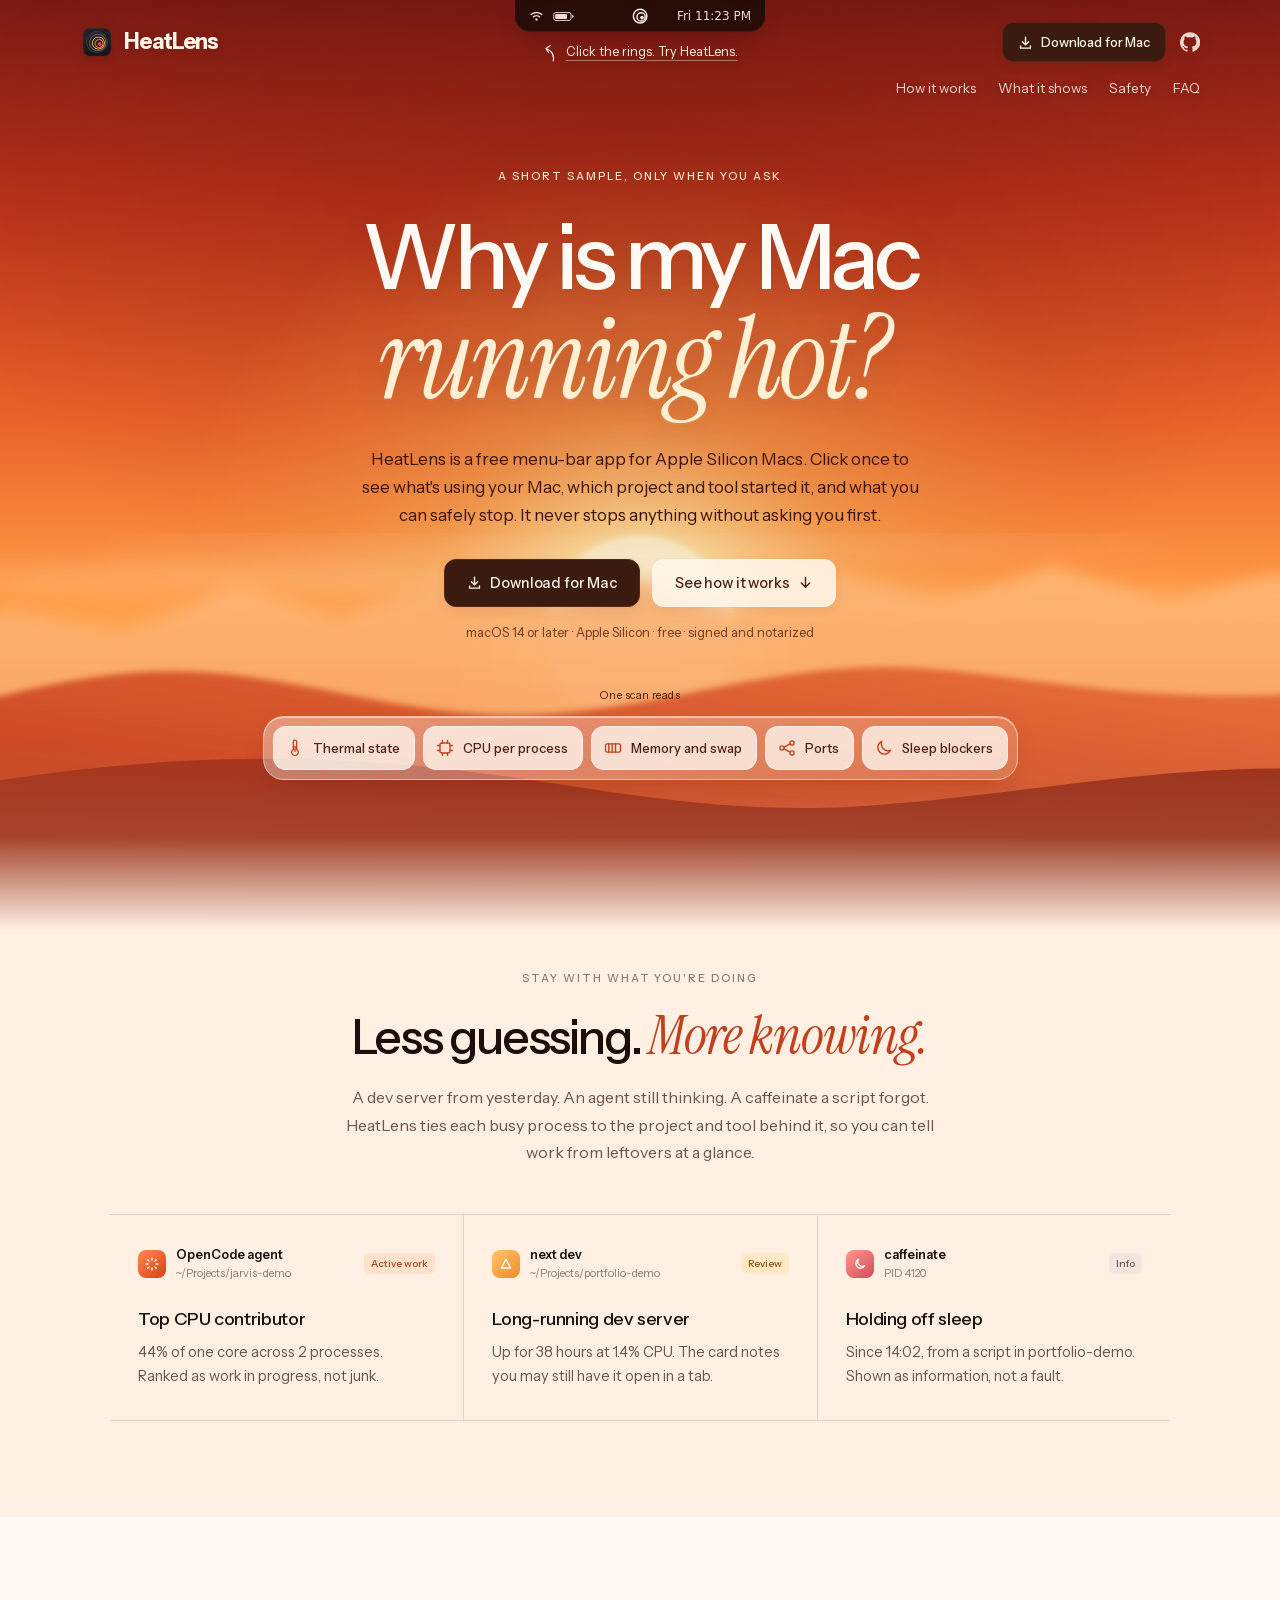
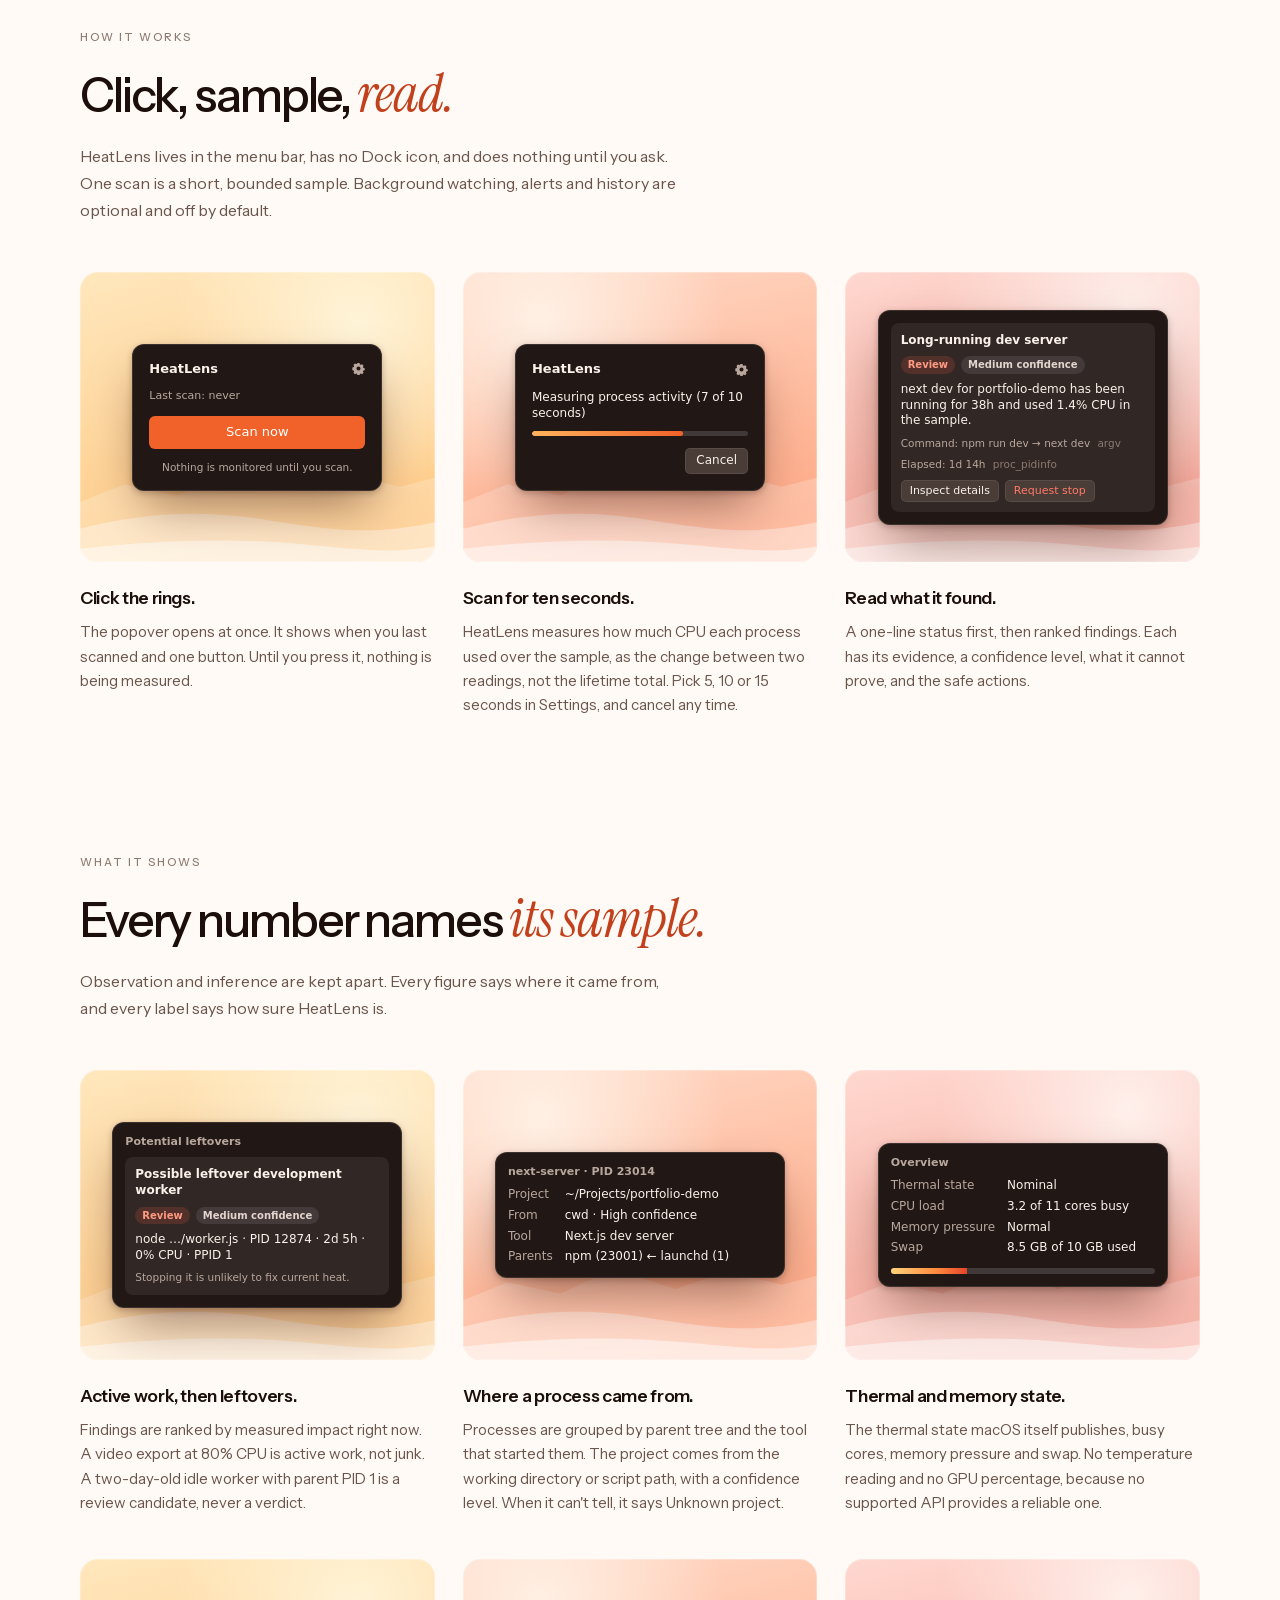
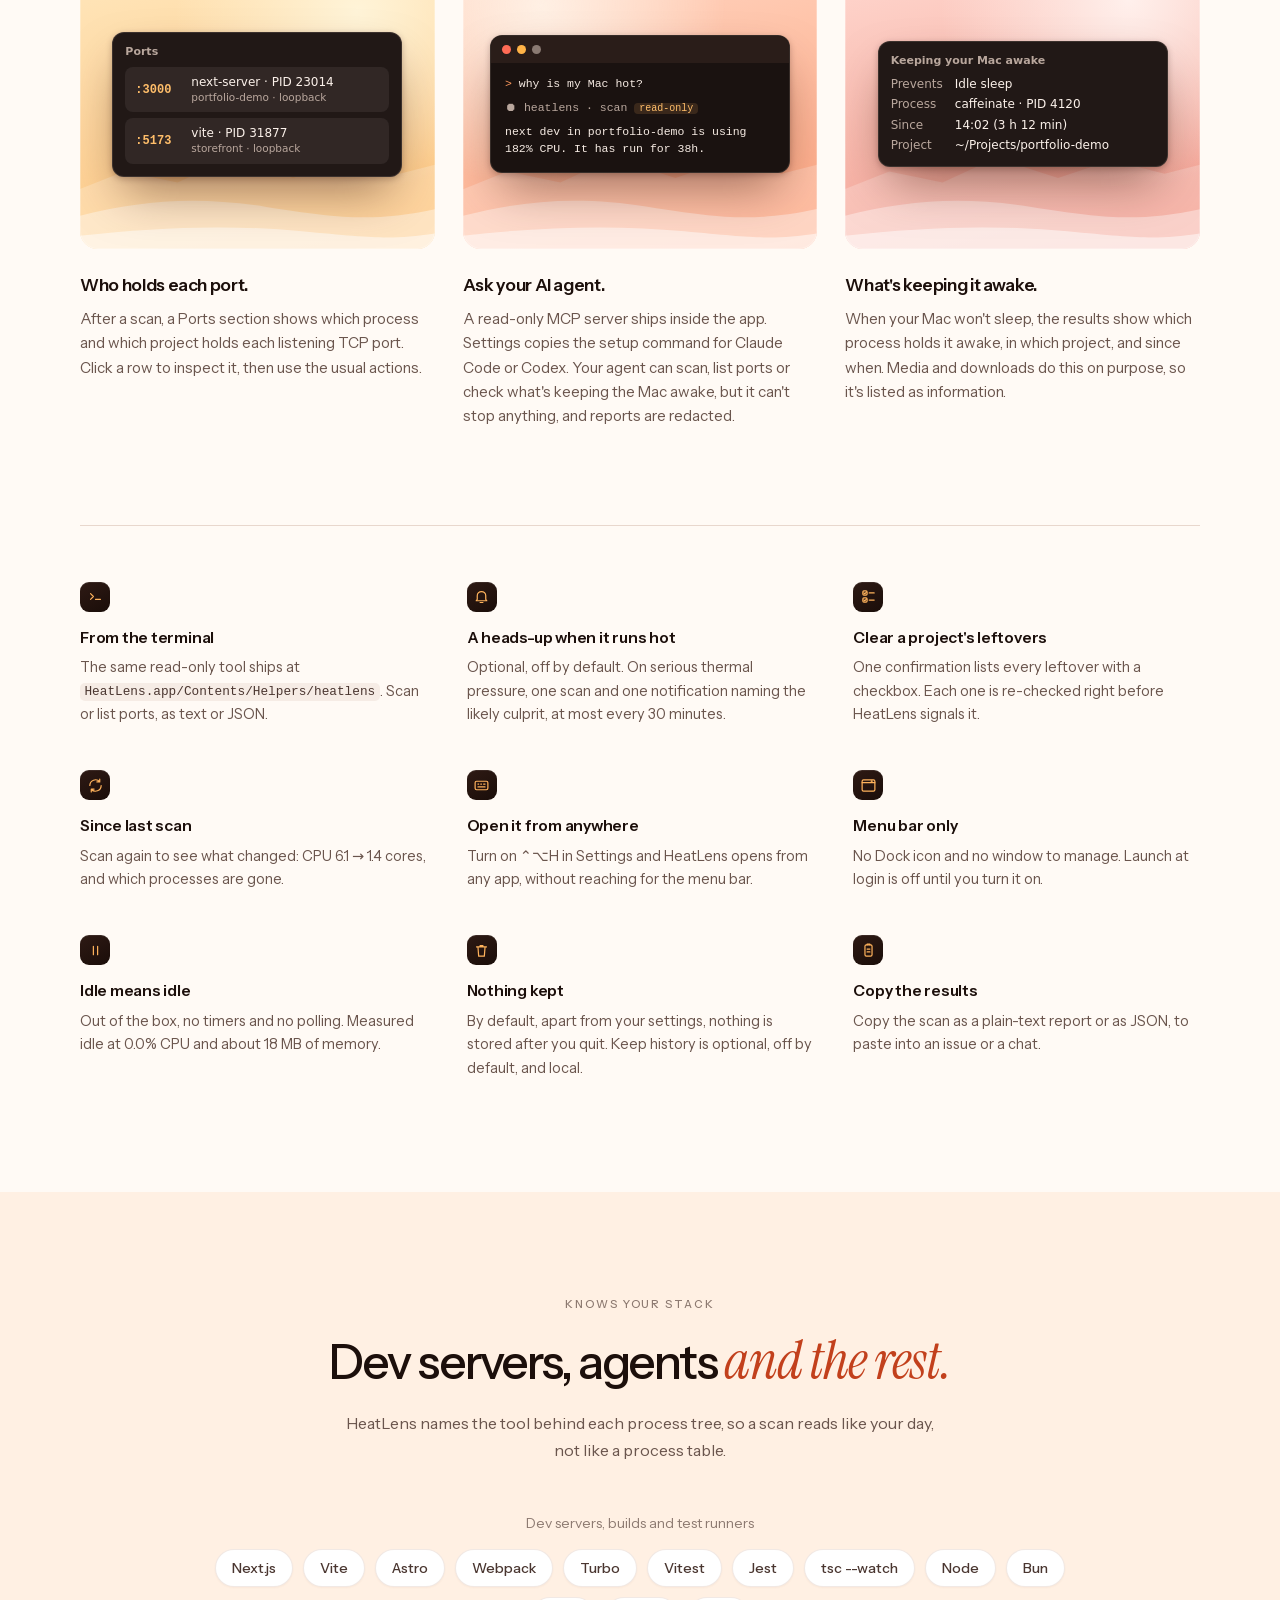
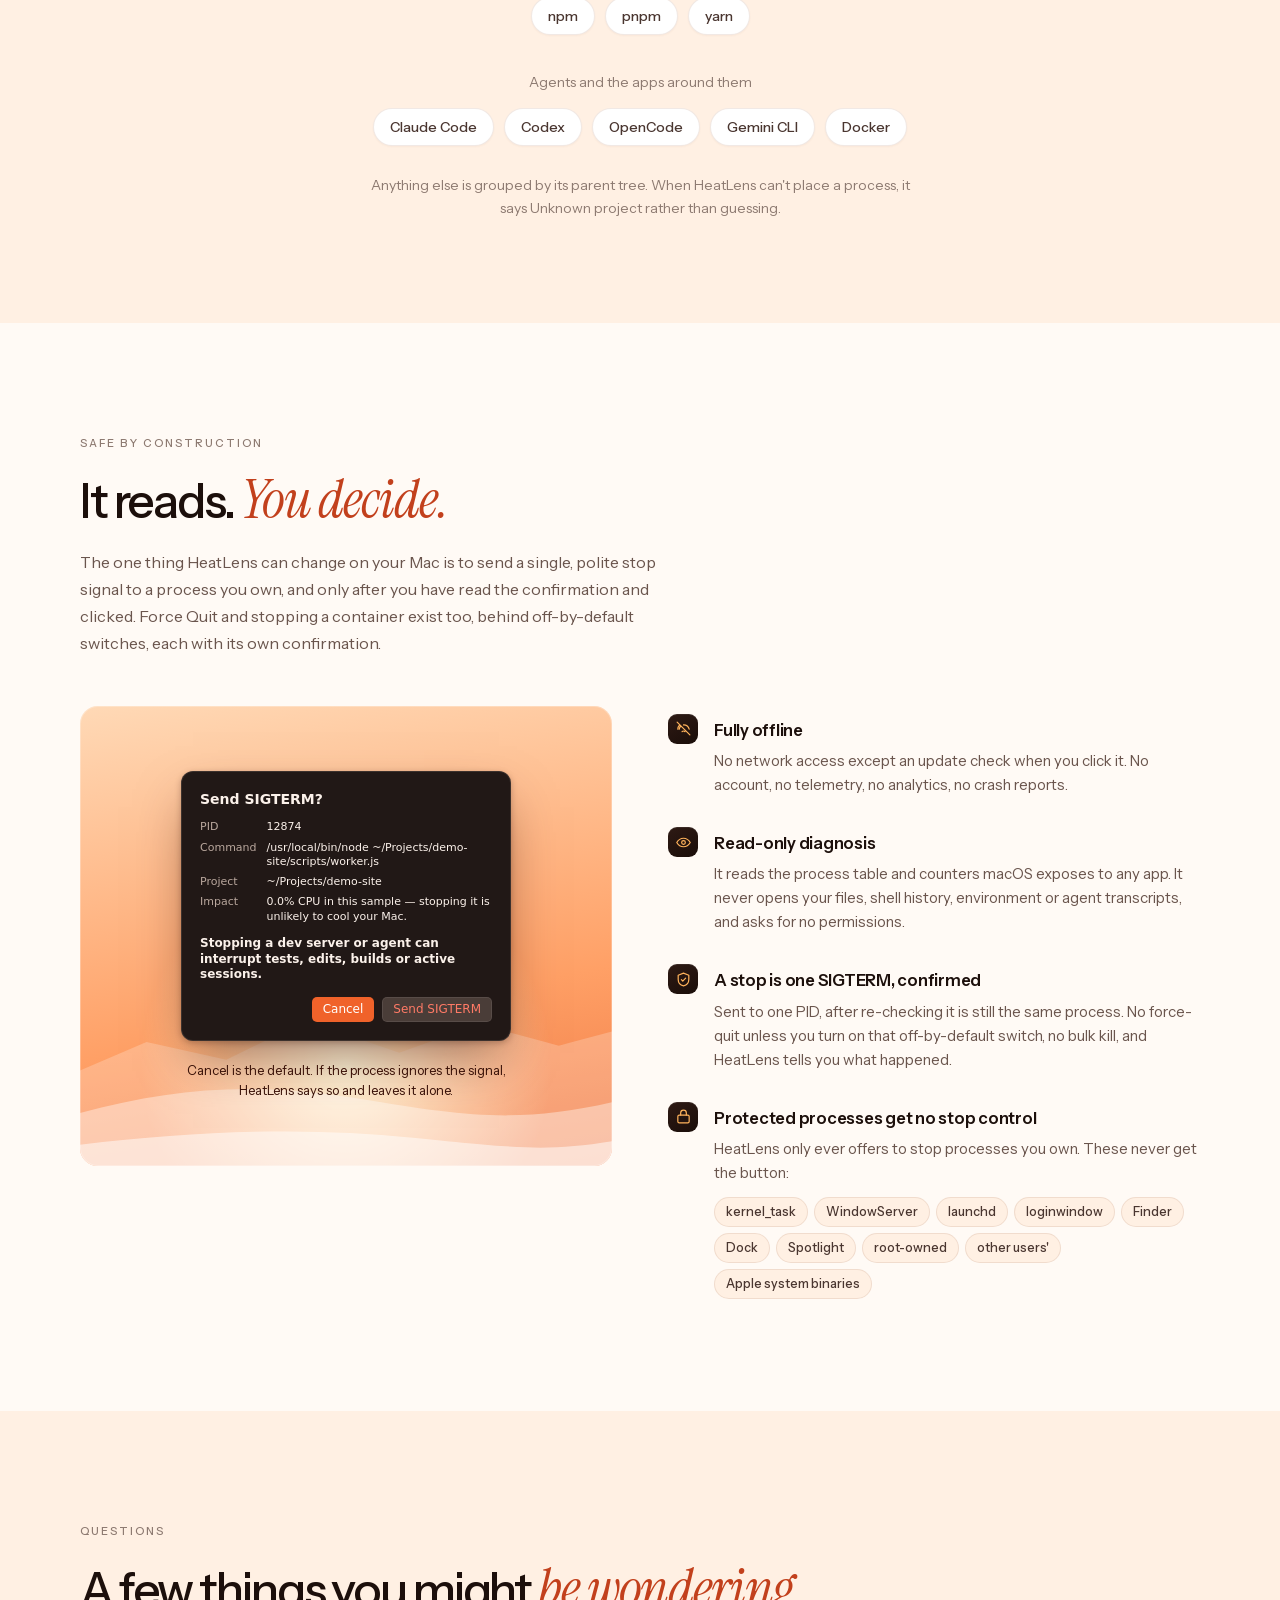
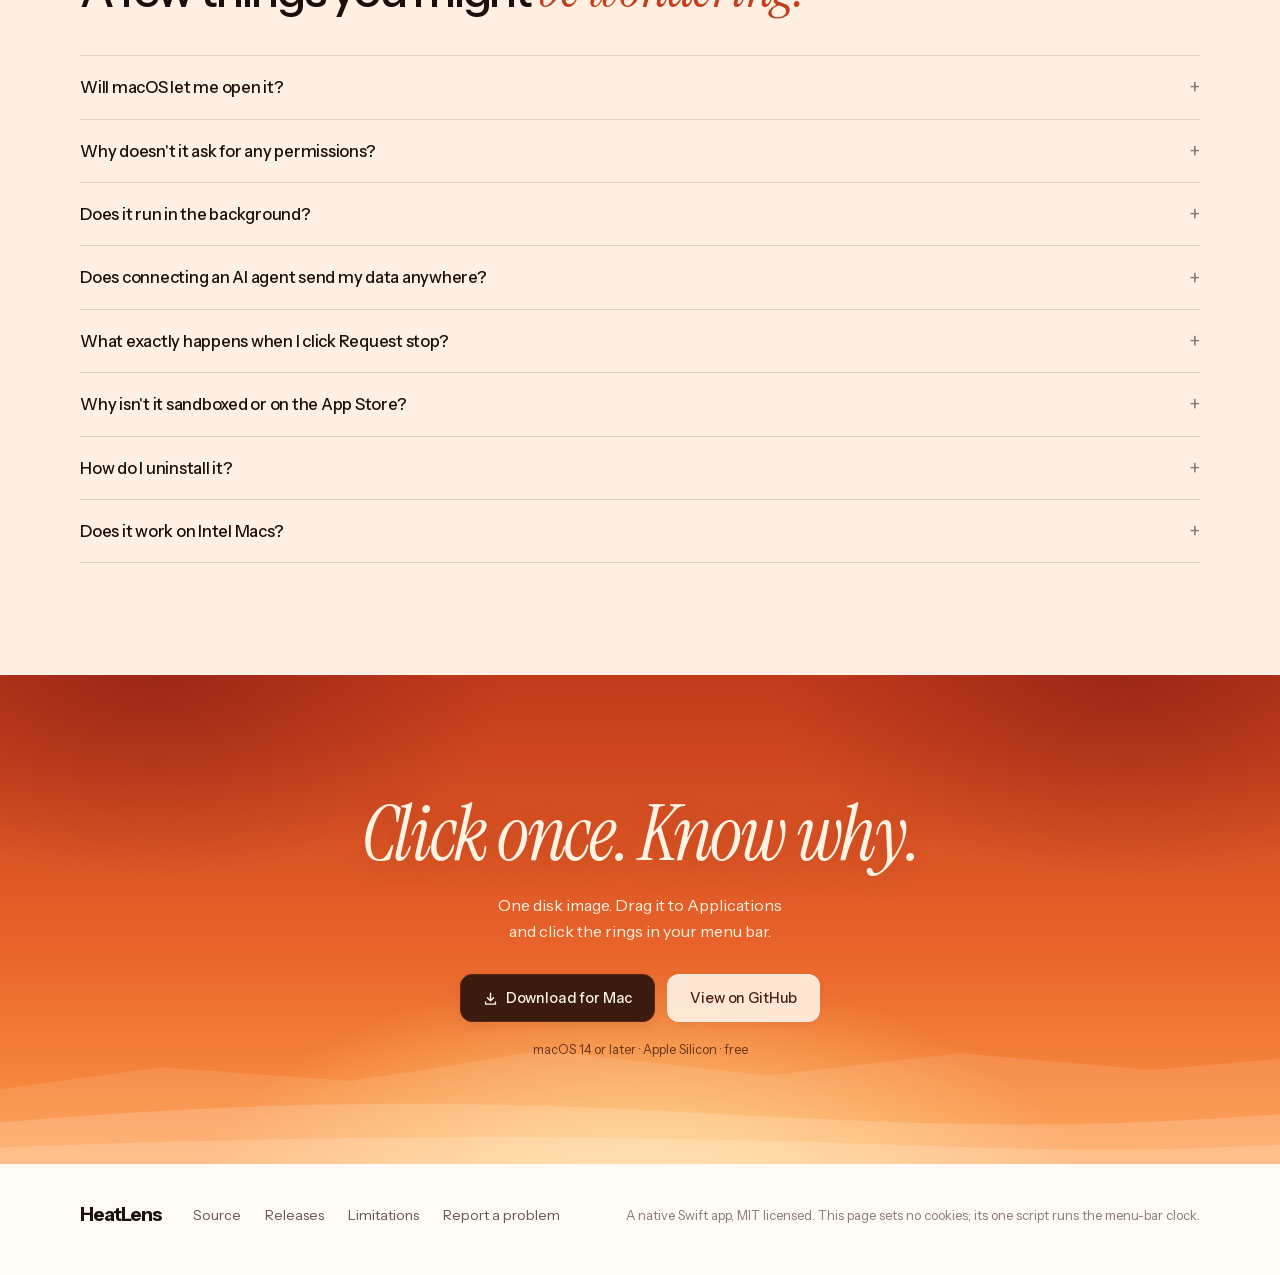
<file: site/index.html>
<!doctype html>
<html lang="en">
<head>
  <meta charset="utf-8">
  <meta name="viewport" content="width=device-width, initial-scale=1">
  <title>HeatLens: see what's using your Mac, why, and what you can safely do</title>
  <meta name="description" content="HeatLens is a free, on-demand menu-bar app for Apple Silicon Macs. Click once to see what's using your Mac, why, and what you can safely stop. Fully offline, open source, and nothing changes without your confirmation.">
  <meta name="color-scheme" content="light">
  <meta name="theme-color" content="#b8321a">
  <link rel="icon" href="favicon-32.png" type="image/png" sizes="32x32">
  <link rel="icon" href="favicon.svg" type="image/svg+xml">
  <link rel="apple-touch-icon" href="apple-touch-icon.png" sizes="180x180">
  <link rel="preload" href="fonts/instrument-sans-latin.woff2" as="font" type="font/woff2" crossorigin>
  <link rel="preload" href="fonts/instrument-serif-italic-latin.woff2" as="font" type="font/woff2" crossorigin>
  <link rel="stylesheet" href="styles.css">
  <script src="clock.js" defer></script>

  <meta property="og:type" content="website">
  <meta property="og:site_name" content="HeatLens">
  <meta property="og:title" content="HeatLens: see what's using your Mac, why, and what you can safely do">
  <meta property="og:description" content="A free, on-demand menu-bar app for Apple Silicon Macs. Fully offline, open source, and nothing changes without your confirmation.">
  <meta property="og:url" content="https://heatlens.gorock.sh/">
  <meta property="og:image" content="https://heatlens.gorock.sh/og.png">
  <meta property="og:image:width" content="1200">
  <meta property="og:image:height" content="630">
  <meta property="og:image:alt" content="HeatLens. Click once. See what's using your Mac, why, and what you can safely do.">
  <meta name="twitter:card" content="summary_large_image">
  <meta name="twitter:title" content="HeatLens: see what's using your Mac, why, and what you can safely do">
  <meta name="twitter:description" content="A free, on-demand menu-bar app for Apple Silicon Macs. Fully offline, open source, and nothing changes without your confirmation.">
  <meta name="twitter:image" content="https://heatlens.gorock.sh/og.png">
</head>
<body>
  <a class="skip" href="#main">Skip to content</a>

  <main id="main">
    <!-- ── hero ─────────────────────────────────────────────── -->
    <section class="hero" id="top" aria-labelledby="hero-title">
      <svg class="hero-scene" viewBox="0 0 1440 900" preserveAspectRatio="xMidYMax slice" aria-hidden="true" focusable="false">
        <defs>
          <linearGradient id="sky" x1="0" y1="0" x2="0" y2="1">
            <stop offset="0" stop-color="#7a1a14"/>
            <stop offset=".22" stop-color="#b8321a"/>
            <stop offset=".45" stop-color="#e8632a"/>
            <stop offset=".64" stop-color="#ff9a45"/>
            <stop offset=".8" stop-color="#ffcb7d"/>
            <stop offset="1" stop-color="#ffe7bd"/>
          </linearGradient>
          <radialGradient id="sun" cx=".5" cy=".5" r=".5">
            <stop offset="0" stop-color="#fff6d6"/>
            <stop offset=".18" stop-color="#ffe3a0" stop-opacity=".95"/>
            <stop offset=".45" stop-color="#ffb35c" stop-opacity=".55"/>
            <stop offset="1" stop-color="#ff8a3d" stop-opacity="0"/>
          </radialGradient>
          <linearGradient id="far" x1="0" y1="0" x2="0" y2="1">
            <stop offset="0" stop-color="#ffb978"/>
            <stop offset="1" stop-color="#f0874b"/>
          </linearGradient>
          <linearGradient id="mid" x1="1" y1="0" x2=".2" y2="1">
            <stop offset="0" stop-color="#e9723d"/>
            <stop offset=".6" stop-color="#cf4d26"/>
            <stop offset="1" stop-color="#b53a1d"/>
          </linearGradient>
          <linearGradient id="near" x1="0" y1="0" x2=".3" y2="1">
            <stop offset="0" stop-color="#a8331b"/>
            <stop offset="1" stop-color="#7c2213"/>
          </linearGradient>
          <filter id="soft"><feGaussianBlur stdDeviation="8"/></filter>
          <filter id="softer"><feGaussianBlur stdDeviation="3"/></filter>
          <filter id="haze"><feGaussianBlur stdDeviation="14"/></filter>
        </defs>
        <rect width="1440" height="900" fill="url(#sky)"/>
        <g class="sun">
          <circle cx="720" cy="610" r="470" fill="url(#sun)"/>
          <circle cx="720" cy="610" r="92" fill="#fff4d2" opacity=".9" filter="url(#softer)"/>
        </g>
        <g class="shimmer" filter="url(#haze)" fill="#fff3d9">
          <ellipse cx="420" cy="560" rx="380" ry="10" opacity=".35"/>
          <ellipse cx="1040" cy="585" rx="420" ry="9" opacity=".3"/>
          <ellipse cx="720" cy="530" rx="520" ry="7" opacity=".25"/>
        </g>
        <path fill="url(#far)" opacity=".9" filter="url(#soft)" d="M0 640 110 590 220 612 330 566 430 598 540 556 640 584 720 560 810 590 910 552 1010 586 1120 548 1230 584 1330 556 1440 580V900H0z"/>
        <path fill="url(#mid)" filter="url(#softer)" d="M0 700C120 668 210 640 320 652S520 700 640 690 860 640 980 646 1220 690 1440 664V900H0z"/>
        <path fill="url(#near)" d="M0 772C160 742 300 726 470 738S760 790 930 780 1250 730 1440 748V900H0z"/>
      </svg>

      <!-- the menu bar stands in for CrewTower's notch: click the rings -->
      <div class="menubar" aria-label="Interactive demo">
        <details class="demo">
          <summary aria-label="Open the HeatLens demo popover">
            <svg class="mark" viewBox="0 0 18 18" aria-hidden="true"><circle cx="8.6" cy="8.6" r="7.2"/><circle cx="9.6" cy="9.4" r="4.4"/><circle class="core" cx="10.6" cy="10.2" r="1.9"/></svg>
          </summary>
          <div class="demo-pop">
            <figure class="mock" role="img" aria-label="The HeatLens popover after a 10-second scan. Headline: High load observed. Overview: thermal state unavailable, 3.2 of 11 cores busy, memory pressure normal, 8.5 GB of 10 GB swap used. A Medium finding says the OpenCode agent is the top CPU contributor at 44% of one core across 2 processes. A Review finding flags a possible leftover development worker: node worker.js, PID 12874, running 2 days 5 hours, 0% CPU, parent PID 1, with a note that this does not prove it is unused.">
              <div class="popover tail" aria-hidden="true">
                <div class="pv-header">
                  <span class="pv-headline">HeatLens</span>
                  <svg class="gear" viewBox="0 0 16 16"><path d="M6.7 1.3h2.6l.4 1.7c.4.1.8.3 1.1.5l1.6-.8 1.8 1.8-.8 1.6c.2.3.4.7.5 1.1l1.7.4v2.6l-1.7.4c-.1.4-.3.8-.5 1.1l.8 1.6-1.8 1.8-1.6-.8c-.3.2-.7.4-1.1.5l-.4 1.7H6.7l-.4-1.7c-.4-.1-.8-.3-1.1-.5l-1.6.8-1.8-1.8.8-1.6c-.2-.3-.4-.7-.5-1.1l-1.7-.4V6.7l1.7-.4c.1-.4.3-.8.5-1.1l-.8-1.6 1.8-1.8 1.6.8c.3-.2.7-.4 1.1-.5zM8 5.5a2.5 2.5 0 1 0 0 5 2.5 2.5 0 0 0 0-5z"/></svg>
                </div>
                <div class="pv-headline">High load observed</div>
                <div class="pv-sub">10-second sample</div>
                <div class="pv-scroll">
                  <div class="pv-stack">
                    <div class="pv-section">
                      <div class="pv-section-title">Overview</div>
                      <dl class="pv-grid">
                        <dt>Thermal state</dt><dd>Unavailable</dd>
                        <dt>CPU load</dt><dd>3.2 of 11 cores busy</dd>
                        <dt>Memory pressure</dt><dd>Normal</dd>
                        <dt>Swap</dt><dd>8.5 GB of 10 GB used</dd>
                      </dl>
                    </div>
                    <div class="pv-section">
                      <div class="pv-section-title">Findings</div>
                      <div class="pv-card">
                        <div class="title">OpenCode agent is the top CPU contributor</div>
                        <div class="chips"><span class="chip medium">Medium</span><span class="chip info">High confidence</span></div>
                        <div>OpenCode used 44% CPU (of one core) across 2 processes. Its working directory suggests active agent work in jarvis-demo.</div>
                        <div class="pv-caption">Being busy does not mean it is the cause of heat.</div>
                        <div class="pv-actions"><span class="pv-btn">Inspect details</span><span class="pv-btn">Open project</span><span class="pv-btn">Copy command</span></div>
                      </div>
                    </div>
                    <div class="pv-section">
                      <div class="pv-section-title">Potential leftovers</div>
                      <div class="pv-card">
                        <div class="title">Possible leftover development worker</div>
                        <div class="chips"><span class="chip review">Review</span><span class="chip info">Medium confidence</span></div>
                        <div>node …/scripts/worker.js · PID 12874 · elapsed 2d 5h · 0% CPU in sample · PPID 1.</div>
                        <div class="pv-caption">This does not prove it is unused.</div>
                        <div class="pv-actions"><span class="pv-btn">Inspect details</span><span class="pv-btn destructive">Request stop</span></div>
                      </div>
                    </div>
                  </div>
                </div>
                <div class="pv-row"><span class="pv-btn regular">Done</span><span class="pv-btn regular prominent">Scan again</span></div>
              </div>
            </figure>
          </div>
        </details>
        <span class="mb-icons" aria-hidden="true">
          <svg viewBox="0 0 16 16"><path d="M8 12.6a1.3 1.3 0 1 1 0-2.6 1.3 1.3 0 0 1 0 2.6zM4.9 9.2 3.8 8.1a6 6 0 0 1 8.4 0l-1.1 1.1a4.4 4.4 0 0 0-6.2 0zM2.4 6.7 1.3 5.6a9.5 9.5 0 0 1 13.4 0l-1.1 1.1a8 8 0 0 0-11.2 0z"/></svg>
          <svg viewBox="0 0 28 16"><rect x="1" y="3" width="22" height="10" rx="2.5" fill="none" stroke="currentColor" stroke-width="1.2"/><rect x="2.8" y="4.8" width="15" height="6.4" rx="1.2"/><path d="M24.5 6.2v3.6a1.8 1.8 0 0 0 0-3.6z"/></svg>
          <time class="clock" hidden></time>
        </span>
      </div>
      <p class="demo-invite" aria-hidden="true">
        <svg viewBox="0 0 17 21"><path d="M3 19c0-7 4-11 11-12M10 3l4 4-4 4"/></svg>
        <span>Click the rings. Try HeatLens.</span>
      </p>

      <header class="masthead">
        <a class="brand" href="#top" aria-label="HeatLens home">
          <img src="icon-64.png" srcset="icon-128.png 2x" width="34" height="34" alt="">
          HeatLens
        </a>
        <div class="masthead-right">
          <a class="btn btn-primary btn-sm" href="https://github.com/gorock007/heatlens/releases/latest/download/HeatLens.dmg">
            <svg class="ico" viewBox="0 0 16 16" aria-hidden="true"><path d="M8 1.5a.75.75 0 0 1 .75.75v6.44l2-2a.75.75 0 1 1 1.06 1.06l-3.28 3.28a.75.75 0 0 1-1.06 0L4.19 7.75a.75.75 0 0 1 1.06-1.06l2 2V2.25A.75.75 0 0 1 8 1.5zM2.75 11a.75.75 0 0 1 .75.75v1.5h9v-1.5a.75.75 0 0 1 1.5 0v2.25a.75.75 0 0 1-.75.75h-10.5a.75.75 0 0 1-.75-.75v-2.25a.75.75 0 0 1 .75-.75z"/></svg>
            Download for Mac
          </a>
          <a class="gh" href="https://github.com/gorock007/heatlens" aria-label="HeatLens on GitHub">
            <svg viewBox="0 0 16 16" aria-hidden="true"><path d="M8 .2a8 8 0 0 0-2.53 15.6c.4.07.55-.17.55-.38v-1.33c-2.23.48-2.7-1.07-2.7-1.07-.36-.92-.89-1.17-.89-1.17-.73-.5.05-.49.05-.49.8.06 1.23.83 1.23.83.72 1.22 1.88.87 2.33.66.07-.52.28-.87.5-1.07-1.78-.2-3.65-.89-3.65-3.95 0-.87.31-1.59.82-2.15-.08-.2-.36-1.02.08-2.12 0 0 .67-.21 2.2.82a7.6 7.6 0 0 1 4 0c1.53-1.03 2.2-.82 2.2-.82.44 1.1.16 1.92.08 2.12.51.56.82 1.28.82 2.15 0 3.07-1.87 3.75-3.66 3.95.29.25.54.73.54 1.48v2.2c0 .21.15.46.55.38A8 8 0 0 0 8 .2z"/></svg>
          </a>
          <nav class="masthead-nav" aria-label="Page sections">
            <a href="#how">How it works</a>
            <a href="#shows">What it shows</a>
            <a href="#safety">Safety</a>
            <a href="#faq">FAQ</a>
          </nav>
        </div>
      </header>

      <div class="hero-inner">
        <p class="kicker">A short sample, only when you ask</p>
        <h1 id="hero-title" class="hero-line">
          <span class="hero-line-main">Why is my Mac</span>
          <span class="hero-line-accent">running hot?</span>
        </h1>
        <p class="hero-sub">HeatLens is a free menu-bar app for Apple Silicon Macs. Click once to see what's using your Mac, which project and tool started it, and what you can safely stop. It never stops anything without asking you first.</p>
        <div class="hero-cta">
          <a class="btn btn-primary" href="https://github.com/gorock007/heatlens/releases/latest/download/HeatLens.dmg">
            <svg class="ico" viewBox="0 0 16 16" aria-hidden="true"><path d="M8 1.5a.75.75 0 0 1 .75.75v6.44l2-2a.75.75 0 1 1 1.06 1.06l-3.28 3.28a.75.75 0 0 1-1.06 0L4.19 7.75a.75.75 0 0 1 1.06-1.06l2 2V2.25A.75.75 0 0 1 8 1.5zM2.75 11a.75.75 0 0 1 .75.75v1.5h9v-1.5a.75.75 0 0 1 1.5 0v2.25a.75.75 0 0 1-.75.75h-10.5a.75.75 0 0 1-.75-.75v-2.25a.75.75 0 0 1 .75-.75z"/></svg>
            Download for Mac
          </a>
          <a class="btn btn-ghost" href="#how">See how it works
            <svg class="ico" viewBox="0 0 16 16" aria-hidden="true"><path d="M8 2.5v10M3.5 8.5 8 13l4.5-4.5" fill="none" stroke="currentColor" stroke-width="1.5" stroke-linecap="round" stroke-linejoin="round"/></svg>
          </a>
        </div>
        <p class="hero-meta">macOS 14 or later · Apple Silicon · free · signed and notarized</p>

        <div class="readouts">
          <p class="readouts-label">One scan reads</p>
          <ul>
            <li><svg viewBox="0 0 24 24" aria-hidden="true"><path d="M10 4.5a2 2 0 0 1 4 0v9.2a4 4 0 1 1-4 0z"/><path d="M12 10v6"/></svg>Thermal state</li>
            <li><svg viewBox="0 0 24 24" aria-hidden="true"><rect x="6" y="6" width="12" height="12" rx="2"/><path d="M9 3v3M15 3v3M9 18v3M15 18v3M3 9h3M3 15h3M18 9h3M18 15h3"/></svg>CPU per process</li>
            <li><svg viewBox="0 0 24 24" aria-hidden="true"><rect x="3" y="7" width="18" height="10" rx="2"/><path d="M7 7v10M11 7v10M15 7v10"/></svg>Memory and swap</li>
            <li><svg viewBox="0 0 24 24" aria-hidden="true"><circle cx="6" cy="12" r="2.5"/><circle cx="18" cy="6" r="2.5"/><circle cx="18" cy="18" r="2.5"/><path d="M8.3 11 15.7 7M8.3 13l7.4 4"/></svg>Ports</li>
            <li><svg viewBox="0 0 24 24" aria-hidden="true"><path d="M20 14.5A8 8 0 0 1 9.5 4a8 8 0 1 0 10.5 10.5z"/></svg>Sleep blockers</li>
          </ul>
        </div>
      </div>
    </section>

    <!-- ── overview ─────────────────────────────────────────── -->
    <section class="overview" aria-labelledby="overview-title">
      <div class="wrap">
        <div class="head center reveal">
          <p class="eyebrow">Stay with what you're doing</p>
          <h2 id="overview-title" class="h-lg">Less guessing. <em>More knowing.</em></h2>
          <p class="lede">A dev server from yesterday. An agent still thinking. A caffeinate a script forgot. HeatLens ties each busy process to the project and tool behind it, so you can tell work from leftovers at a glance.</p>
        </div>
        <ul class="ov-grid reveal">
          <li>
            <div class="ov-source">
              <span class="ov-mark m-ember" aria-hidden="true"><svg viewBox="0 0 24 24"><path d="M12 3v3M12 18v3M3 12h3M18 12h3M5.6 5.6l2.1 2.1M16.3 16.3l2.1 2.1M5.6 18.4l2.1-2.1M16.3 7.7l2.1-2.1"/></svg></span>
              <span>OpenCode agent<small>~/Projects/jarvis-demo</small></span>
              <span class="ov-state s-active">Active work</span>
            </div>
            <h3>Top CPU contributor</h3>
            <p>44% of one core across 2 processes. Ranked as work in progress, not junk.</p>
          </li>
          <li>
            <div class="ov-source">
              <span class="ov-mark m-amber" aria-hidden="true"><svg viewBox="0 0 24 24"><path d="M5 18 12 5l7 13z"/></svg></span>
              <span>next dev<small>~/Projects/portfolio-demo</small></span>
              <span class="ov-state s-review">Review</span>
            </div>
            <h3>Long-running dev server</h3>
            <p>Up for 38 hours at 1.4% CPU. The card notes you may still have it open in a tab.</p>
          </li>
          <li>
            <div class="ov-source">
              <span class="ov-mark m-rose" aria-hidden="true"><svg viewBox="0 0 24 24"><path d="M19 14.5A7 7 0 0 1 9.5 5a7 7 0 1 0 9.5 9.5z"/></svg></span>
              <span>caffeinate<small>PID 4120</small></span>
              <span class="ov-state s-info">Info</span>
            </div>
            <h3>Holding off sleep</h3>
            <p>Since 14:02, from a script in portfolio-demo. Shown as information, not a fault.</p>
          </li>
        </ul>
      </div>
    </section>

    <!-- ── how it works ─────────────────────────────────────── -->
    <section class="section" id="how" aria-labelledby="how-title">
      <div class="wrap">
        <div class="head reveal">
          <p class="eyebrow">How it works</p>
          <h2 id="how-title" class="h-lg">Click, sample, <em>read.</em></h2>
          <p class="lede">HeatLens lives in the menu bar, has no Dock icon, and does nothing until you ask. One scan is a short, bounded sample. Background watching, alerts and history are optional and off by default.</p>
        </div>
        <ol class="cards">
          <li class="card reveal">
            <figure class="art t-amber" role="img" aria-label="The idle popover: Last scan: never, a Scan now button, and the note Nothing is monitored until you scan.">
              <div class="popover narrow" aria-hidden="true">
                <div class="pv-header"><span class="pv-headline">HeatLens</span><svg class="gear" viewBox="0 0 16 16"><path d="M6.7 1.3h2.6l.4 1.7c.4.1.8.3 1.1.5l1.6-.8 1.8 1.8-.8 1.6c.2.3.4.7.5 1.1l1.7.4v2.6l-1.7.4c-.1.4-.3.8-.5 1.1l.8 1.6-1.8 1.8-1.6-.8c-.3.2-.7.4-1.1.5l-.4 1.7H6.7l-.4-1.7c-.4-.1-.8-.3-1.1-.5l-1.6.8-1.8-1.8.8-1.6c-.2-.3-.4-.7-.5-1.1l-1.7-.4V6.7l1.7-.4c.1-.4.3-.8.5-1.1l-.8-1.6 1.8-1.8 1.6.8c.3-.2.7-.4 1.1-.5zM8 5.5a2.5 2.5 0 1 0 0 5 2.5 2.5 0 0 0 0-5z"/></svg></div>
                <div class="pv-text secondary">Last scan: never</div>
                <div class="pv-row"><span class="pv-btn large prominent">Scan now</span></div>
                <div class="pv-caption spaced">Nothing is monitored until you scan.</div>
              </div>
            </figure>
            <h3>Click the rings.</h3>
            <p>The popover opens at once. It shows when you last scanned and one button. Until you press it, nothing is being measured.</p>
          </li>
          <li class="card reveal">
            <figure class="art t-coral" role="img" aria-label="The scanning popover: Measuring process activity (7 of 10 seconds), a progress bar, and a Cancel button.">
              <div class="popover narrow" aria-hidden="true">
                <div class="pv-header"><span class="pv-headline">HeatLens</span><svg class="gear" viewBox="0 0 16 16"><path d="M6.7 1.3h2.6l.4 1.7c.4.1.8.3 1.1.5l1.6-.8 1.8 1.8-.8 1.6c.2.3.4.7.5 1.1l1.7.4v2.6l-1.7.4c-.1.4-.3.8-.5 1.1l.8 1.6-1.8 1.8-1.6-.8c-.3.2-.7.4-1.1.5l-.4 1.7H6.7l-.4-1.7c-.4-.1-.8-.3-1.1-.5l-1.6.8-1.8-1.8.8-1.6c-.2-.3-.4-.7-.5-1.1l-1.7-.4V6.7l1.7-.4c.1-.4.3-.8.5-1.1l-.8-1.6 1.8-1.8 1.6.8c.3-.2.7-.4 1.1-.5zM8 5.5a2.5 2.5 0 1 0 0 5 2.5 2.5 0 0 0 0-5z"/></svg></div>
                <div class="pv-text">Measuring process activity (7 of 10 seconds)</div>
                <div class="pv-progress"><span></span></div>
                <div class="pv-row end"><span class="pv-btn regular">Cancel</span></div>
              </div>
            </figure>
            <h3>Scan for ten seconds.</h3>
            <p>HeatLens measures how much CPU each process used over the sample, as the change between two readings, not the lifetime total. Pick 5, 10 or 15 seconds in Settings, and cancel any time.</p>
          </li>
          <li class="card reveal">
            <figure class="art t-rose" role="img" aria-label="A finding card: Long-running dev server, Review, Medium confidence. next dev for portfolio-demo has been running for 38 hours and used 1.4% CPU in the sample. Evidence lists the command and elapsed time.">
              <div class="popover card-only" aria-hidden="true">
                <div class="pv-card">
                  <div class="title">Long-running dev server</div>
                  <div class="chips"><span class="chip review">Review</span><span class="chip info">Medium confidence</span></div>
                  <div>next dev for portfolio-demo has been running for 38h and used 1.4% CPU in the sample.</div>
                  <div class="pv-caption">Command: npm run dev → next dev <span class="pv-tertiary">argv</span></div>
                  <div class="pv-caption">Elapsed: 1d 14h <span class="pv-tertiary">proc_pidinfo</span></div>
                  <div class="pv-actions"><span class="pv-btn">Inspect details</span><span class="pv-btn destructive">Request stop</span></div>
                </div>
              </div>
            </figure>
            <h3>Read what it found.</h3>
            <p>A one-line status first, then ranked findings. Each has its evidence, a confidence level, what it cannot prove, and the safe actions.</p>
          </li>
        </ol>
      </div>
    </section>

    <!-- ── what it shows ────────────────────────────────────── -->
    <section class="section section-tight" id="shows" aria-labelledby="shows-title">
      <div class="wrap">
        <div class="head reveal">
          <p class="eyebrow">What it shows</p>
          <h2 id="shows-title" class="h-lg">Every number names <em>its sample.</em></h2>
          <p class="lede">Observation and inference are kept apart. Every figure says where it came from, and every label says how sure HeatLens is.</p>
        </div>
        <ul class="cards">
          <li class="card reveal">
            <figure class="art t-amber" role="img" aria-label="A Potential leftovers card for node worker.js, PID 12874, idle for two days with parent PID 1, marked Review.">
              <div class="popover card-only" aria-hidden="true">
                <div class="pv-section-title">Potential leftovers</div>
                <div class="pv-card">
                  <div class="title">Possible leftover development worker</div>
                  <div class="chips"><span class="chip review">Review</span><span class="chip info">Medium confidence</span></div>
                  <div>node …/worker.js · PID 12874 · 2d 5h · 0% CPU · PPID 1</div>
                  <div class="pv-caption">Stopping it is unlikely to fix current heat.</div>
                </div>
              </div>
            </figure>
            <h3>Active work, then leftovers.</h3>
            <p>Findings are ranked by measured impact right now. A video export at 80% CPU is active work, not junk. A two-day-old idle worker with parent PID 1 is a review candidate, never a verdict.</p>
          </li>
          <li class="card reveal">
            <figure class="art t-coral" role="img" aria-label="Provenance details: project ~/Projects/portfolio-demo, from the working directory with high confidence, parent chain npm then launchd.">
              <div class="popover card-only" aria-hidden="true">
                <div class="pv-section-title">next-server · PID 23014</div>
                <dl class="pv-grid">
                  <dt>Project</dt><dd>~/Projects/portfolio-demo</dd>
                  <dt>From</dt><dd>cwd · High confidence</dd>
                  <dt>Tool</dt><dd>Next.js dev server</dd>
                  <dt>Parents</dt><dd>npm (23001) ← launchd (1)</dd>
                </dl>
              </div>
            </figure>
            <h3>Where a process came from.</h3>
            <p>Processes are grouped by parent tree and the tool that started them. The project comes from the working directory or script path, with a confidence level. When it can't tell, it says Unknown project.</p>
          </li>
          <li class="card reveal">
            <figure class="art t-rose" role="img" aria-label="Overview: thermal state nominal, 3.2 of 11 cores busy, memory pressure normal, swap 8.5 of 10 GB used.">
              <div class="popover card-only" aria-hidden="true">
                <div class="pv-section-title">Overview</div>
                <dl class="pv-grid">
                  <dt>Thermal state</dt><dd>Nominal</dd>
                  <dt>CPU load</dt><dd>3.2 of 11 cores busy</dd>
                  <dt>Memory pressure</dt><dd>Normal</dd>
                  <dt>Swap</dt><dd>8.5 GB of 10 GB used</dd>
                </dl>
                <div class="meter" aria-hidden="true"><span></span></div>
              </div>
            </figure>
            <h3>Thermal and memory state.</h3>
            <p>The thermal state macOS itself publishes, busy cores, memory pressure and swap. No temperature reading and no GPU percentage, because no supported API provides a reliable one.</p>
          </li>
          <li class="card reveal">
            <figure class="art t-amber" role="img" aria-label="A Ports list: port 3000 held by next-server in portfolio-demo, port 5173 held by vite in storefront, both on loopback.">
              <div class="popover card-only" aria-hidden="true">
                <div class="pv-section-title">Ports</div>
                <div class="pv-port"><span class="port">:3000</span><span>next-server · PID 23014<small>portfolio-demo · loopback</small></span></div>
                <div class="pv-port"><span class="port">:5173</span><span>vite · PID 31877<small>storefront · loopback</small></span></div>
              </div>
            </figure>
            <h3>Who holds each port.</h3>
            <p>After a scan, a Ports section shows which process and which project holds each listening TCP port. Click a row to inspect it, then use the usual actions.</p>
          </li>
          <li class="card reveal">
            <figure class="art t-coral" role="img" aria-label="A terminal: the user asks their AI agent why the Mac is hot, and the agent calls the read-only HeatLens scan tool.">
              <div class="term" aria-hidden="true">
                <div class="term-bar"><i></i><i></i><i></i></div>
                <div class="term-body">
                  <div><span class="prompt">&gt;</span> why is my Mac hot?</div>
                  <div class="dim">⏺ heatlens · scan <span class="tag">read-only</span></div>
                  <div>next dev in portfolio-demo is using 182% CPU. It has run for 38h.</div>
                </div>
              </div>
            </figure>
            <h3>Ask your AI agent.</h3>
            <p>A read-only MCP server ships inside the app. Settings copies the setup command for Claude Code or Codex. Your agent can scan, list ports or check what's keeping the Mac awake, but it can't stop anything, and reports are redacted.</p>
          </li>
          <li class="card reveal">
            <figure class="art t-rose" role="img" aria-label="Keeping your Mac awake: caffeinate, PID 4120, prevents idle sleep since 14:02, for 3 hours 12 minutes, in portfolio-demo.">
              <div class="popover card-only" aria-hidden="true">
                <div class="pv-section-title">Keeping your Mac awake</div>
                <dl class="pv-grid">
                  <dt>Prevents</dt><dd>Idle sleep</dd>
                  <dt>Process</dt><dd>caffeinate · PID 4120</dd>
                  <dt>Since</dt><dd>14:02 (3 h 12 min)</dd>
                  <dt>Project</dt><dd>~/Projects/portfolio-demo</dd>
                </dl>
              </div>
            </figure>
            <h3>What's keeping it awake.</h3>
            <p>When your Mac won't sleep, the results show which process holds it awake, in which project, and since when. Media and downloads do this on purpose, so it's listed as information.</p>
          </li>
        </ul>

        <ul class="minis">
          <li class="reveal">
            <span class="mini-ico" aria-hidden="true"><svg viewBox="0 0 24 24"><path d="M5 8l4 4-4 4M12 16h7"/></svg></span>
            <h3>From the terminal</h3>
            <p>The same read-only tool ships at <code>HeatLens.app/Contents/Helpers/heatlens</code>. Scan or list ports, as text or JSON.</p>
          </li>
          <li class="reveal">
            <span class="mini-ico" aria-hidden="true"><svg viewBox="0 0 24 24"><path d="M6 16V11a6 6 0 0 1 12 0v5l1.5 2h-15zM10 20.5h4"/></svg></span>
            <h3>A heads-up when it runs hot</h3>
            <p>Optional, off by default. On serious thermal pressure, one scan and one notification naming the likely culprit, at most every 30 minutes.</p>
          </li>
          <li class="reveal">
            <span class="mini-ico" aria-hidden="true"><svg viewBox="0 0 24 24"><rect x="4" y="4" width="6" height="6" rx="1.5"/><path d="M5.5 7l1.2 1.2L9 5.8M13 7h7M13 17h7"/><rect x="4" y="14" width="6" height="6" rx="1.5"/><path d="M5.5 17l1.2 1.2L9 15.8"/></svg></span>
            <h3>Clear a project's leftovers</h3>
            <p>One confirmation lists every leftover with a checkbox. Each one is re-checked right before HeatLens signals it.</p>
          </li>
          <li class="reveal">
            <span class="mini-ico" aria-hidden="true"><svg viewBox="0 0 24 24"><path d="M4 12a8 8 0 0 1 14-5.3M20 12a8 8 0 0 1-14 5.3M18 3v4h-4M6 21v-4h4"/></svg></span>
            <h3>Since last scan</h3>
            <p>Scan again to see what changed: CPU 6.1 → 1.4 cores, and which processes are gone.</p>
          </li>
          <li class="reveal">
            <span class="mini-ico" aria-hidden="true"><svg viewBox="0 0 24 24"><rect x="3" y="6" width="18" height="12" rx="2"/><path d="M7 10h1M11 10h1M15 10h2M7 14h10"/></svg></span>
            <h3>Open it from anywhere</h3>
            <p>Turn on ⌃⌥H in Settings and HeatLens opens from any app, without reaching for the menu bar.</p>
          </li>
          <li class="reveal">
            <span class="mini-ico" aria-hidden="true"><svg viewBox="0 0 24 24"><rect x="3" y="4" width="18" height="16" rx="2"/><path d="M3 8h18"/><circle cx="16.5" cy="6" r=".6"/></svg></span>
            <h3>Menu bar only</h3>
            <p>No Dock icon and no window to manage. Launch at login is off until you turn it on.</p>
          </li>
          <li class="reveal">
            <span class="mini-ico" aria-hidden="true"><svg viewBox="0 0 24 24"><path d="M9 6v12M15 6v12"/></svg></span>
            <h3>Idle means idle</h3>
            <p>Out of the box, no timers and no polling. Measured idle at 0.0% CPU and about 18 MB of memory.</p>
          </li>
          <li class="reveal">
            <span class="mini-ico" aria-hidden="true"><svg viewBox="0 0 24 24"><path d="M5 7h14M10 7V5h4v2M7 7l1 13h8l1-13"/></svg></span>
            <h3>Nothing kept</h3>
            <p>By default, apart from your settings, nothing is stored after you quit. Keep history is optional, off by default, and local.</p>
          </li>
          <li class="reveal">
            <span class="mini-ico" aria-hidden="true"><svg viewBox="0 0 24 24"><rect x="7" y="4" width="10" height="16" rx="2"/><path d="M10 4V3h4v1M10 10h4M10 14h4"/></svg></span>
            <h3>Copy the results</h3>
            <p>Copy the scan as a plain-text report or as JSON, to paste into an issue or a chat.</p>
          </li>
        </ul>
      </div>
    </section>

    <!-- ── knows your stack ─────────────────────────────────── -->
    <section class="stack" aria-labelledby="stack-title">
      <div class="wrap">
        <div class="head center reveal">
          <p class="eyebrow">Knows your stack</p>
          <h2 id="stack-title" class="h-lg">Dev servers, agents <em>and the rest.</em></h2>
          <p class="lede">HeatLens names the tool behind each process tree, so a scan reads like your day, not like a process table.</p>
        </div>
        <p class="pills-label">Dev servers, builds and test runners</p>
        <ul class="pills reveal">
          <li>Next.js</li><li>Vite</li><li>Astro</li><li>Webpack</li><li>Turbo</li><li>Vitest</li><li>Jest</li><li>tsc --watch</li><li>Node</li><li>Bun</li><li>npm</li><li>pnpm</li><li>yarn</li>
        </ul>
        <p class="pills-label">Agents and the apps around them</p>
        <ul class="pills reveal">
          <li>Claude Code</li><li>Codex</li><li>OpenCode</li><li>Gemini CLI</li><li>Docker</li>
        </ul>
        <p class="pills-note">Anything else is grouped by its parent tree. When HeatLens can't place a process, it says Unknown project rather than guessing.</p>
      </div>
    </section>

    <!-- ── safety ───────────────────────────────────────────── -->
    <section class="section" id="safety" aria-labelledby="safety-title">
      <div class="wrap">
        <div class="head reveal">
          <p class="eyebrow">Safe by construction</p>
          <h2 id="safety-title" class="h-lg">It reads. <em>You decide.</em></h2>
          <p class="lede">The one thing HeatLens can change on your Mac is to send a single, polite stop signal to a process you own, and only after you have read the confirmation and clicked. Force Quit and stopping a container exist too, behind off-by-default switches, each with its own confirmation.</p>
        </div>
        <div class="safety">
          <figure class="art art-tall t-ember reveal" role="img" aria-label="The stop confirmation sheet. Title: Send SIGTERM? PID 12874. Command: node worker.js in the demo-site project. Impact: 0.0% CPU in this sample, stopping it is unlikely to cool your Mac. Warning: stopping a dev server or agent can interrupt tests, edits, builds or active sessions. Buttons: Cancel, which is the default, and Send SIGTERM.">
            <div class="popover sheet" aria-hidden="true">
              <div class="pv-headline">Send SIGTERM?</div>
              <dl class="pv-grid tight">
                <dt>PID</dt><dd>12874</dd>
                <dt>Command</dt><dd>/usr/local/bin/node ~/Projects/demo-site/scripts/worker.js</dd>
                <dt>Project</dt><dd>~/Projects/demo-site</dd>
                <dt>Impact</dt><dd>0.0% CPU in this sample — stopping it is unlikely to cool your Mac.</dd>
              </dl>
              <div class="pv-caption strong">Stopping a dev server or agent can interrupt tests, edits, builds or active sessions.</div>
              <div class="pv-row snug"><span class="pv-btn regular prominent">Cancel</span><span class="pv-btn regular destructive">Send SIGTERM</span></div>
            </div>
            <figcaption>Cancel is the default. If the process ignores the signal, HeatLens says so and leaves it alone.</figcaption>
          </figure>
          <ul class="facts">
            <li class="reveal">
              <span class="mini-ico" aria-hidden="true"><svg viewBox="0 0 24 24"><path d="M3 3l18 18M8.5 8.6A6 6 0 0 0 6 13M12 7a8 8 0 0 1 8 6M4 13a8 8 0 0 1 2.3-5.6M10 16.5a2.5 2.5 0 0 1 4 0"/></svg></span>
              <div><h3>Fully offline</h3><p>No network access except an update check when you click it. No account, no telemetry, no analytics, no crash reports.</p></div>
            </li>
            <li class="reveal">
              <span class="mini-ico" aria-hidden="true"><svg viewBox="0 0 24 24"><path d="M2.5 12s3.5-6 9.5-6 9.5 6 9.5 6-3.5 6-9.5 6-9.5-6-9.5-6z"/><circle cx="12" cy="12" r="2.6"/></svg></span>
              <div><h3>Read-only diagnosis</h3><p>It reads the process table and counters macOS exposes to any app. It never opens your files, shell history, environment or agent transcripts, and asks for no permissions.</p></div>
            </li>
            <li class="reveal">
              <span class="mini-ico" aria-hidden="true"><svg viewBox="0 0 24 24"><path d="M12 3l7.5 3v6c0 4.5-3.2 7.8-7.5 9-4.3-1.2-7.5-4.5-7.5-9V6z"/><path d="M9 12.2l2 2 4-4.2"/></svg></span>
              <div><h3>A stop is one SIGTERM, confirmed</h3><p>Sent to one PID, after re-checking it is still the same process. No force-quit unless you turn on that off-by-default switch, no bulk kill, and HeatLens tells you what happened.</p></div>
            </li>
            <li class="reveal">
              <span class="mini-ico" aria-hidden="true"><svg viewBox="0 0 24 24"><rect x="4" y="10" width="16" height="11" rx="2"/><path d="M8 10V7a4 4 0 0 1 8 0v3"/></svg></span>
              <div><h3>Protected processes get no stop control</h3><p>HeatLens only ever offers to stop processes you own. These never get the button:</p>
                <ul class="pills pills-sm">
                  <li>kernel_task</li><li>WindowServer</li><li>launchd</li><li>loginwindow</li><li>Finder</li><li>Dock</li><li>Spotlight</li><li>root-owned</li><li>other users'</li><li>Apple system binaries</li>
                </ul>
              </div>
            </li>
          </ul>
        </div>
      </div>
    </section>

    <!-- ── faq ──────────────────────────────────────────────── -->
    <section class="section faq-section" id="faq" aria-labelledby="faq-title">
      <div class="wrap">
        <div class="head reveal">
          <p class="eyebrow">Questions</p>
          <h2 id="faq-title" class="h-lg">A few things you might <em>be wondering.</em></h2>
        </div>
        <div class="faq">
          <details>
            <summary>Will macOS let me open it?</summary>
            <div class="answer">
              <p>Yes. Each release is signed with an Apple Developer ID and notarized by Apple, and the notarization ticket is stapled to the disk image, so Gatekeeper opens it without an "unidentified developer" warning. Open the DMG, drag HeatLens to Applications, and launch it. If you want to check for yourself before opening:</p>
              <pre><code>spctl -a -t open --context context:primary-signature -vv HeatLens.dmg</code></pre>
            </div>
          </details>
          <details>
            <summary>Why doesn't it ask for any permissions?</summary>
            <div class="answer">
              <p>Because it only reads what macOS already lets any app read about running processes: process IDs, parents, start times, executables, CPU and memory counters, and for your own processes the command line and working directory. That is enough to explain most heat and pressure. It does not request Full Disk Access, Accessibility, Screen Recording or an admin password, and it would not learn anything useful from them.</p>
              <p>The one exception is optional: if you turn on the thermal alert, macOS asks once whether HeatLens may show notifications.</p>
              <p>The flip side is what it can't see: details of root and other users' processes, kernel_task's numbers, the chip temperature, and GPU load. Those places show Not accessible or Unavailable.</p>
            </div>
          </details>
          <details>
            <summary>Does it run in the background?</summary>
            <div class="answer">
              <p>Not by default. Out of the box HeatLens has no timers and no polling; it scans when you click Scan now, or once when macOS reports serious heat if you turned on the optional thermal alert. If you turn on Keep watching in the background, it samples every 30 seconds on power and 60 on battery (more often while something is busy, every 120 seconds in Low Power Mode), at a cost of a fraction of a percent of one core; Quit stops it. Measured on the development Mac, the idle app sits at 0.0% CPU with no change in CPU time between samples, and about 18 MB of memory as reported by top. A scan costs about one second of CPU spread over its five to ten seconds. Launch at login is off by default.</p>
            </div>
          </details>
          <details>
            <summary>Does connecting an AI agent send my data anywhere?</summary>
            <div class="answer">
              <p>HeatLens itself makes no network connections apart from the update check you click; the MCP server runs on your Mac over standard input and output. But whatever the agent receives, it sends to its own model provider, as with anything else you show it. That's why the reports it gets are redacted: personal paths are replaced, and specific network addresses are left out. You choose whether to connect one, and you can remove it with <code>claude mcp remove heatlens</code>.</p>
            </div>
          </details>
          <details>
            <summary>What exactly happens when I click Request stop?</summary>
            <div class="answer">
              <p>A sheet shows the PID, command, project and measured impact, and warns that stopping a dev server or agent can interrupt tests, edits, builds or active sessions. Cancel is the default. If you click Send SIGTERM, HeatLens re-reads the process from the kernel, checks that the PID still has the same start time and still belongs to you, and sends one SIGTERM. It waits a few seconds and tells you whether the process exited, is still running, had already exited, or had been replaced by another process, in which case nothing is sent. It never escalates to SIGKILL; for that, it points you to Activity Monitor. When one project has several leftovers, Stop leftovers lists them in one sheet with a checkbox each, and each selected process goes through the same check and single SIGTERM, one at a time.</p>
            </div>
          </details>
          <details>
            <summary>Why isn't it sandboxed or on the App Store?</summary>
            <div class="answer">
              <p>A sandboxed build sees much less: it cannot list all processes, read physical memory footprints, or fall back to ps for system processes. That would make the diagnosis mostly guesswork, so HeatLens ships as a notarized direct download instead. It still runs under the hardened runtime, and the source is on GitHub if you'd rather build it yourself.</p>
            </div>
          </details>
          <details>
            <summary>How do I uninstall it?</summary>
            <div class="answer">
              <p>Quit HeatLens from the popover, then drag it from Applications to the Trash. If you had turned on Launch at login, turn it off first in the app's Settings, or remove it under System Settings, General, Login Items. The only other thing it leaves behind is its settings file:</p>
              <pre><code>~/Library/Preferences/dev.heatlens.HeatLens.plist</code></pre>
              <p>Delete that too and nothing remains.</p>
            </div>
          </details>
          <details>
            <summary>Does it work on Intel Macs?</summary>
            <div class="answer">
              <p>Not yet. HeatLens targets macOS 14 or later on Apple Silicon, which is where it has been measured and tested.</p>
            </div>
          </details>
        </div>
      </div>
    </section>

    <!-- ── closer ───────────────────────────────────────────── -->
    <section class="closer" aria-labelledby="closer-title">
      <div class="wrap">
        <h2 id="closer-title" class="closer-line">Click once. Know why.</h2>
        <p class="closer-sub">One disk image. Drag it to Applications<br>and click the rings in your menu bar.</p>
        <div class="hero-cta">
          <a class="btn btn-primary" href="https://github.com/gorock007/heatlens/releases/latest/download/HeatLens.dmg">
            <svg class="ico" viewBox="0 0 16 16" aria-hidden="true"><path d="M8 1.5a.75.75 0 0 1 .75.75v6.44l2-2a.75.75 0 1 1 1.06 1.06l-3.28 3.28a.75.75 0 0 1-1.06 0L4.19 7.75a.75.75 0 0 1 1.06-1.06l2 2V2.25A.75.75 0 0 1 8 1.5zM2.75 11a.75.75 0 0 1 .75.75v1.5h9v-1.5a.75.75 0 0 1 1.5 0v2.25a.75.75 0 0 1-.75.75h-10.5a.75.75 0 0 1-.75-.75v-2.25a.75.75 0 0 1 .75-.75z"/></svg>
            Download for Mac
          </a>
          <a class="btn btn-ghost" href="https://github.com/gorock007/heatlens">View on GitHub</a>
        </div>
        <p class="closer-meta">macOS 14 or later · Apple Silicon · free</p>
      </div>
    </section>
  </main>

  <footer class="site-footer">
    <div class="wrap footer-inner">
      <a class="footer-brand" href="#top">HeatLens</a>
      <ul>
        <li><a href="https://github.com/gorock007/heatlens">Source</a></li>
        <li><a href="https://github.com/gorock007/heatlens/releases/latest">Releases</a></li>
        <li><a href="https://github.com/gorock007/heatlens/blob/main/docs/LIMITATIONS.md">Limitations</a></li>
        <li><a href="https://github.com/gorock007/heatlens/issues">Report a problem</a></li>
      </ul>
      <p>A native Swift app, MIT licensed. This page sets no cookies; its one script runs the menu-bar clock.</p>
    </div>
  </footer>
</body>
</html>
</file>
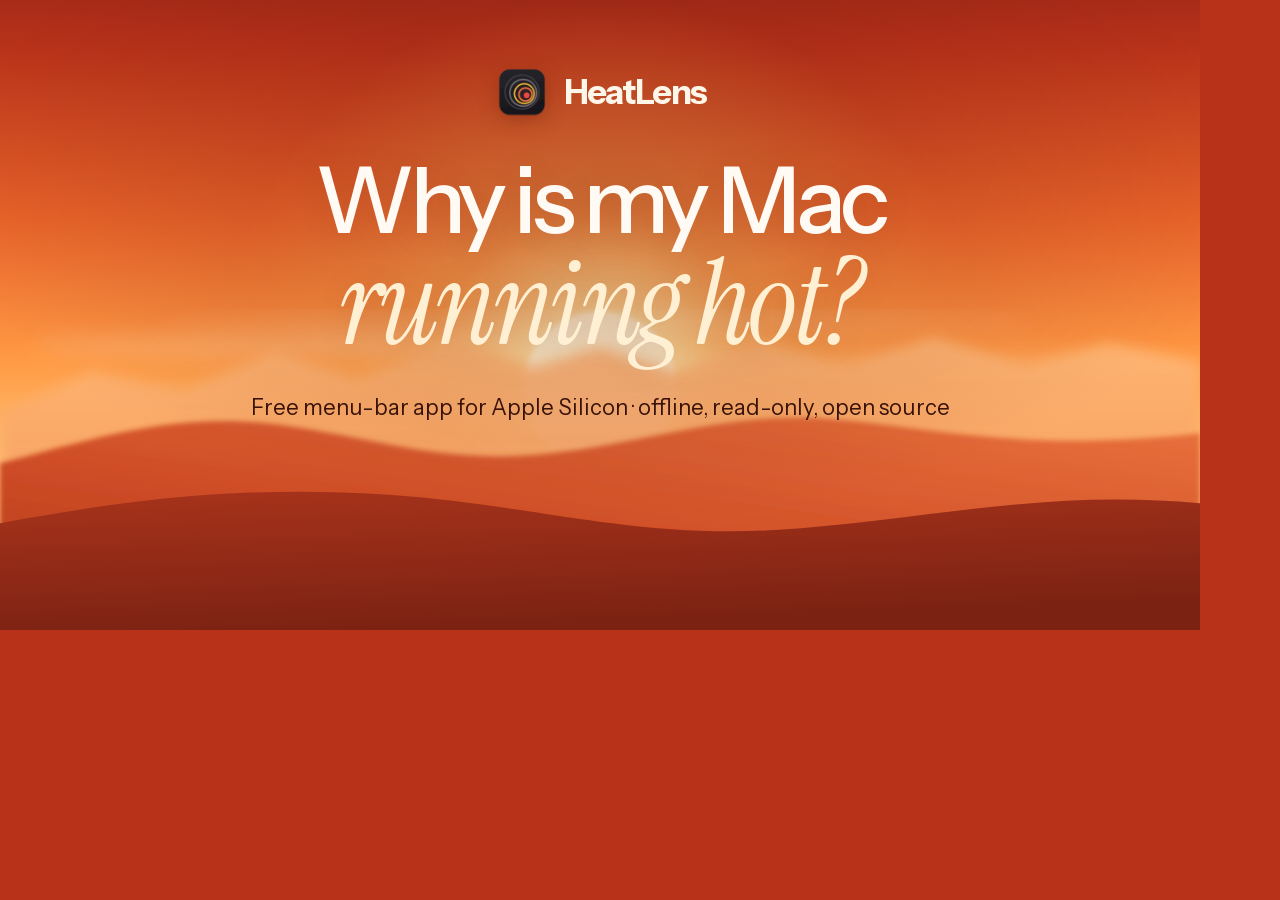
<file: site/og.html>
<!doctype html>
<!-- Source for og.png (1200x630). Rendered locally with Playwright; not linked from the site
     and excluded from deployment by .vercelignore. Inline styles are fine here for that reason. -->
<html lang="en">
<head>
  <meta charset="utf-8">
  <title>HeatLens social card</title>
  <style>
    @font-face { font-family: "Instrument Sans"; font-weight: 400 700; src: url(fonts/instrument-sans-latin.woff2) format("woff2"); }
    @font-face { font-family: "Instrument Serif"; font-style: italic; src: url(fonts/instrument-serif-italic-latin.woff2) format("woff2"); }
    html, body { margin: 0; }
    body {
      position: relative; width: 1200px; height: 630px; overflow: hidden;
      background: #b8321a; color: #fffaf4;
      font-family: "Instrument Sans", system-ui, sans-serif; -webkit-font-smoothing: antialiased;
    }
    .hero-scene { position: absolute; inset: 0; width: 100%; height: 100%; }
    .shade { position: absolute; inset: 0; background: radial-gradient(ellipse 60% 60% at 50% 30%, #5a0f0840, transparent 90%); }
    .copy { position: relative; text-align: center; padding-top: 64px; }
    .brand { display: inline-flex; align-items: center; gap: 14px; font-size: 34px; font-weight: 700; letter-spacing: -.05em; color: #fff6ea; margin-bottom: 34px; }
    .brand img { width: 56px; height: 56px; filter: drop-shadow(0 4px 10px #4a0f0450); }
    h1 { margin: 0; font-size: 92px; font-weight: 500; line-height: 1; letter-spacing: -.06em; text-shadow: 0 3px 32px #5a0f0822; }
    h1 em { display: block; font-family: "Instrument Serif", serif; font-weight: 400; font-size: 1.28em; letter-spacing: -.03em; color: #fff0d4; }
    .meta { margin-top: 30px; font-size: 22px; color: #3a1208; }
  </style>
</head>
<body>
  <svg class="hero-scene" viewBox="0 0 1440 900" preserveAspectRatio="xMidYMax slice" aria-hidden="true" focusable="false">
        <defs>
          <linearGradient id="sky" x1="0" y1="0" x2="0" y2="1">
            <stop offset="0" stop-color="#7a1a14"/>
            <stop offset=".22" stop-color="#b8321a"/>
            <stop offset=".45" stop-color="#e8632a"/>
            <stop offset=".64" stop-color="#ff9a45"/>
            <stop offset=".8" stop-color="#ffcb7d"/>
            <stop offset="1" stop-color="#ffe7bd"/>
          </linearGradient>
          <radialGradient id="sun" cx=".5" cy=".5" r=".5">
            <stop offset="0" stop-color="#fff6d6"/>
            <stop offset=".18" stop-color="#ffe3a0" stop-opacity=".95"/>
            <stop offset=".45" stop-color="#ffb35c" stop-opacity=".55"/>
            <stop offset="1" stop-color="#ff8a3d" stop-opacity="0"/>
          </radialGradient>
          <linearGradient id="far" x1="0" y1="0" x2="0" y2="1">
            <stop offset="0" stop-color="#ffb978"/>
            <stop offset="1" stop-color="#f0874b"/>
          </linearGradient>
          <linearGradient id="mid" x1="1" y1="0" x2=".2" y2="1">
            <stop offset="0" stop-color="#e9723d"/>
            <stop offset=".6" stop-color="#cf4d26"/>
            <stop offset="1" stop-color="#b53a1d"/>
          </linearGradient>
          <linearGradient id="near" x1="0" y1="0" x2=".3" y2="1">
            <stop offset="0" stop-color="#a8331b"/>
            <stop offset="1" stop-color="#7c2213"/>
          </linearGradient>
          <filter id="soft"><feGaussianBlur stdDeviation="8"/></filter>
          <filter id="softer"><feGaussianBlur stdDeviation="3"/></filter>
          <filter id="haze"><feGaussianBlur stdDeviation="14"/></filter>
        </defs>
        <rect width="1440" height="900" fill="url(#sky)"/>
        <g class="sun">
          <circle cx="720" cy="610" r="470" fill="url(#sun)"/>
          <circle cx="720" cy="610" r="92" fill="#fff4d2" opacity=".9" filter="url(#softer)"/>
        </g>
        <g class="shimmer" filter="url(#haze)" fill="#fff3d9">
          <ellipse cx="420" cy="560" rx="380" ry="10" opacity=".35"/>
          <ellipse cx="1040" cy="585" rx="420" ry="9" opacity=".3"/>
          <ellipse cx="720" cy="530" rx="520" ry="7" opacity=".25"/>
        </g>
        <path fill="url(#far)" opacity=".9" filter="url(#soft)" d="M0 640 110 590 220 612 330 566 430 598 540 556 640 584 720 560 810 590 910 552 1010 586 1120 548 1230 584 1330 556 1440 580V900H0z"/>
        <path fill="url(#mid)" filter="url(#softer)" d="M0 700C120 668 210 640 320 652S520 700 640 690 860 640 980 646 1220 690 1440 664V900H0z"/>
        <path fill="url(#near)" d="M0 772C160 742 300 726 470 738S760 790 930 780 1250 730 1440 748V900H0z"/>
      </svg>
  <div class="shade"></div>
  <div class="copy">
    <div class="brand"><img src="icon-128.png" alt="">HeatLens</div>
    <h1>Why is my Mac<em>running hot?</em></h1>
    <p class="meta">Free menu-bar app for Apple Silicon · offline, read-only, open source</p>
  </div>
</body>
</html>
</file>
<file: site/styles.css>
/* HeatLens landing page.
   Layout follows the CrewTower homepage: a full-bleed landscape hero with a
   sans headline over a large italic serif, tinted cards that hold dark
   product mocks, a small icon grid, pill rows, and a gradient closer.
   The palette is heat: ember, amber and coral where CrewTower used lavender.

   No scripts and no third-party requests: the CSP in vercel.json allows only
   'self', so fonts are served from /fonts and every graphic is inline SVG or
   a data: URI. No inline style attributes either (style-src 'self'). */

/* ── fonts (SIL OFL, see fonts/OFL-*.txt) ─────────────────────── */

@font-face {
  font-family: "Instrument Sans";
  font-style: normal;
  font-weight: 400 700;
  font-display: swap;
  src: url(fonts/instrument-sans-latin.woff2) format("woff2");
  unicode-range: U+0000-00FF, U+0131, U+0152-0153, U+02BB-02BC, U+02C6, U+02DA, U+02DC, U+0304, U+0308, U+0329, U+2000-206F, U+20AC, U+2122, U+2190-2199, U+2212, U+2215, U+2303, U+2325, U+FEFF, U+FFFD;
}

@font-face {
  font-family: "Instrument Serif";
  font-style: italic;
  font-weight: 400;
  font-display: swap;
  src: url(fonts/instrument-serif-italic-latin.woff2) format("woff2");
  unicode-range: U+0000-00FF, U+0131, U+0152-0153, U+02BB-02BC, U+02C6, U+02DA, U+02DC, U+0304, U+0308, U+0329, U+2000-206F, U+20AC, U+2122, U+2191, U+2193, U+2212, U+2215, U+FEFF, U+FFFD;
}

/* ── tokens ───────────────────────────────────────────────────── */

:root {
  /* ink does the structure, ember punctuates */
  --ink: #1c0f0b;
  --canvas: #fffaf5;
  --paper: #ffffff;
  --graphite: #4a3630;
  --slate: #6a554d;
  --mist: #8d7a71;
  --wash: #fff0e3;
  --edge: #8a4a2e1f;
  --edge-strong: #8a4a2e33;
  --ember: #f0582a;
  --ember-deep: #c2401c;
  --amber: #ffb35c;
  --action-ink: #3b1a10;
  --cream: #fff6ea;

  /* product mocks are dark, like the app in dark mode */
  --pv-bg: #211816;
  --pv-border: #ffe6d21f;
  --pv-shadow: 0 24px 50px -12px #3a0f0480, 0 2px 6px #2a0a0440;
  --pv-ink: #fbf1ea;
  --pv-muted: #b9a79d;
  --pv-tertiary: #8a7a72;
  --pv-card: #fff0e612;
  --pv-rule: #ffffff1c;
  --pv-btn-bg: #4a3d38;
  --pv-btn-border: #ffffff14;
  --pv-track: #ffffff24;
  --pv-accent: #f0622a;
  --pv-destructive: #ff7a66;

  --font-ui: "Instrument Sans", -apple-system, BlinkMacSystemFont, "Helvetica Neue", system-ui, sans-serif;
  --font-editorial: "Instrument Serif", Georgia, "Times New Roman", serif;
  --font-mono: ui-monospace, SFMono-Regular, "SF Mono", Menlo, monospace;
  --font-mac: -apple-system, BlinkMacSystemFont, "SF Pro Text", "Helvetica Neue", system-ui, sans-serif;

  --page-max: 1200px;
  --gut: clamp(16px, 5vw, 40px);
  --r-card: 18px;
  --r-pill: 999px;

  /* soft dune silhouettes laid over every tinted card */
  --dunes: url("data:image/svg+xml,%3Csvg xmlns='http://www.w3.org/2000/svg' viewBox='0 0 400 120' preserveAspectRatio='none'%3E%3Cpath fill='%23fff' fill-opacity='.22' d='M0 66 50 50 110 60 170 38 240 56 300 40 360 52 400 44V120H0z'/%3E%3Cpath fill='%23fff' fill-opacity='.38' d='M0 90C70 76 130 72 210 82S330 96 400 84V120H0z'/%3E%3Cpath fill='%23fff' fill-opacity='.5' d='M0 108C90 100 170 98 250 104S350 112 400 106V120H0z'/%3E%3C/svg%3E");
}

/* ── base ─────────────────────────────────────────────────────── */

*, *::before, *::after { box-sizing: border-box; }

html {
  -webkit-text-size-adjust: 100%;
  scroll-behavior: smooth;
}

@media (prefers-reduced-motion: reduce) {
  html { scroll-behavior: auto; }
}

body {
  margin: 0;
  background: var(--canvas);
  color: var(--slate);
  font-family: var(--font-ui);
  font-size: 16px;
  line-height: 1.6;
  -webkit-font-smoothing: antialiased;
  text-rendering: optimizeLegibility;
  overflow-x: hidden;
}

h1, h2, h3, p, ul, ol, dl, figure, blockquote { margin: 0; }
ul, ol { padding: 0; list-style: none; }
img, svg { display: block; }
a { color: inherit; }

code, pre { font-family: var(--font-mono); }

code {
  font-size: .88em;
  padding: .1em .35em;
  border-radius: 5px;
  background: #8a4a2e14;
  color: var(--graphite);
  word-break: break-word;
}

::selection { background: #ffb35c66; color: var(--ink); }

.skip {
  position: absolute;
  left: 16px;
  top: -60px;
  z-index: 100;
  padding: 10px 14px;
  border-radius: 10px;
  background: var(--ink);
  color: var(--cream);
  text-decoration: none;
}
.skip:focus { top: 16px; }

.wrap {
  width: 100%;
  max-width: var(--page-max);
  margin: 0 auto;
  padding: 0 var(--gut);
}

section[id] { scroll-margin-top: 24px; }

/* ── type ─────────────────────────────────────────────────────── */

.eyebrow {
  font-size: 11px;
  font-weight: 500;
  letter-spacing: .18em;
  text-transform: uppercase;
  color: var(--mist);
  margin-bottom: 18px;
}

.h-lg, .h-md {
  color: var(--ink);
  font-weight: 500;
  letter-spacing: -.045em;
  line-height: 1.1;
  text-wrap: balance;
}
.h-lg { font-size: clamp(32px, 3.7vw, 49px); }
.h-md { font-size: clamp(26px, 2.6vw, 34px); }

.h-lg em, .h-md em {
  font-family: var(--font-editorial);
  font-style: italic;
  font-weight: 400;
  font-size: 1.16em;
  letter-spacing: -.02em;
  color: var(--ember-deep);
}

.lede {
  margin-top: 18px;
  font-size: 16px;
  line-height: 1.7;
  max-width: 600px;
  text-wrap: pretty;
}

.head { max-width: 720px; margin-bottom: 48px; }
.head.center { margin-inline: auto; text-align: center; }
.head.center .lede { margin-inline: auto; }

/* ── buttons ──────────────────────────────────────────────────── */

.btn {
  display: inline-flex;
  align-items: center;
  justify-content: center;
  gap: 8px;
  min-height: 48px;
  padding: 12px 22px;
  border-radius: 12px;
  border: 1px solid transparent;
  font: inherit;
  font-size: 14.5px;
  font-weight: 500;
  line-height: 1.4;
  letter-spacing: -.01em;
  text-decoration: none;
  cursor: pointer;
  transition: transform .2s, background-color .2s, box-shadow .2s;
}
.btn .ico { width: 15px; height: 15px; fill: currentColor; flex: none; }

.btn-primary {
  color: var(--cream);
  background: var(--action-ink);
  border-color: #5a2716;
  box-shadow: 0 4px 12px #3b120814;
}
.btn-primary:hover { background: #2c120a; transform: translateY(-2px); box-shadow: 0 8px 18px #3b12082a; }

.btn-ghost {
  color: #4a2216;
  background: #fff7ecde;
  border-color: #fff7ec99;
  backdrop-filter: blur(12px);
  -webkit-backdrop-filter: blur(12px);
  box-shadow: 0 3px 9px #3b120810;
}
.btn-ghost:hover { background: var(--cream); transform: translateY(-2px); }

.btn:active { transform: translateY(0); }
.btn:focus-visible { outline: 2px solid var(--action-ink); outline-offset: 4px; }
.hero .btn:focus-visible, .closer .btn:focus-visible { outline-color: var(--cream); }

.btn-sm { min-height: 40px; padding: 8px 15px; font-size: 13px; border-radius: 11px; }
.btn-block { width: 100%; }

@media (prefers-reduced-motion: reduce) {
  .btn { transition: none; }
  .btn:hover { transform: none; }
}

/* ── hero ─────────────────────────────────────────────────────── */

.hero {
  position: relative;
  min-height: 900px;
  overflow: hidden;
  isolation: isolate;
  background: #b8321a;
  color: var(--cream);
}

.hero-scene {
  position: absolute;
  inset: 0;
  width: 100%;
  height: 100%;
  z-index: -2;
}

/* darken the sky behind the headline, then let the ridges dissolve into the page */
.hero::before,
.hero::after {
  content: "";
  position: absolute;
  inset: 0;
  z-index: -1;
  pointer-events: none;
}
.hero::before { background: radial-gradient(ellipse 60% 55% at 50% 22%, #5a0f0838, transparent 90%); }
.hero::after { background: linear-gradient(180deg, transparent 80%, #c46a4c66 90%, var(--wash) 100%); }

.sun { transform-origin: 720px 610px; animation: breathe 10s ease-in-out infinite; }
.shimmer { animation: drift 14s ease-in-out infinite alternate; }

@keyframes breathe {
  0%, 100% { transform: scale(1); opacity: .92; }
  50% { transform: scale(1.045); opacity: 1; }
}
@keyframes drift {
  from { transform: translateX(-30px); }
  to { transform: translateX(30px); }
}

/* the masthead sits over the scene */
.masthead {
  position: absolute;
  top: 22px;
  left: 50%;
  transform: translateX(-50%);
  width: 100%;
  max-width: var(--page-max);
  padding: 0 var(--gut);
  z-index: 3;
  display: flex;
  align-items: center;
  justify-content: space-between;
  gap: 16px;
}

.brand {
  display: inline-flex;
  align-items: center;
  gap: 10px;
  font-size: 22px;
  font-weight: 700;
  letter-spacing: -.05em;
  text-decoration: none;
  color: var(--cream);
  text-shadow: 0 1px 8px #4a0f0433;
}
.brand img { border-radius: 8px; filter: drop-shadow(0 2px 6px #4a0f0440); }
.brand:focus-visible { outline: 2px solid var(--cream); outline-offset: 4px; border-radius: 6px; }

.masthead-right {
  position: relative;
  display: flex;
  align-items: center;
  gap: 14px;
}

.gh { color: #fff6eadd; filter: drop-shadow(0 1px 6px #4a0f0444); }
.gh svg { width: 20px; height: 20px; fill: currentColor; }
.gh:hover { color: var(--cream); }
.gh:focus-visible { outline: 2px solid var(--cream); outline-offset: 4px; border-radius: 50%; }

.masthead-nav {
  position: absolute;
  top: 100%;
  right: 0;
  margin-top: 16px;
  display: flex;
  gap: 22px;
  font-size: 13.5px;
  white-space: nowrap;
}
.masthead-nav a { color: #fff6eadd; text-decoration: none; text-shadow: 0 1px 6px #4a0f0455; }
.masthead-nav a:hover { color: var(--cream); }
.masthead-nav a:focus-visible { outline: 2px solid var(--cream); outline-offset: 3px; border-radius: 3px; }

@media (max-width: 1099px) { .masthead-nav { display: none; } }

/* the menu-bar strip: HeatLens's answer to CrewTower's notch */
.menubar {
  position: absolute;
  top: 0;
  left: 50%;
  transform: translateX(-50%);
  z-index: 5;
  display: grid;
  grid-template-columns: 1fr auto 1fr;
  align-items: center;
  width: 250px;
  height: 32px;
  padding: 0 14px;
  border-radius: 0 0 15px 15px;
  background: #1c0b07e0;
  backdrop-filter: blur(14px);
  -webkit-backdrop-filter: blur(14px);
  box-shadow: 0 8px 24px -8px #2a070266, inset 0 -1px 0 #ffffff12;
  color: #fff3e6;
  font: 500 12px/1 var(--font-mac);
}

.mb-icons { display: contents; }
.mb-icons svg { width: 15px; height: 15px; fill: currentColor; opacity: .9; }
.mb-icons svg:first-child { justify-self: start; grid-column: 1; grid-row: 1; }
.mb-icons svg:nth-child(2) { justify-self: start; grid-column: 1; grid-row: 1; margin-left: 24px; width: 22px; }
.mb-icons .clock { grid-column: 3; grid-row: 1; justify-self: end; opacity: .92; white-space: nowrap; }

.demo { position: static; grid-column: 2; grid-row: 1; }

.demo summary {
  position: relative;
  display: grid;
  place-items: center;
  width: 30px;
  height: 24px;
  border-radius: 6px;
  cursor: pointer;
  list-style: none;
  transition: background-color .15s;
}
.demo summary::-webkit-details-marker { display: none; }
.demo summary:hover { background: #ffffff1f; }
.demo[open] summary { background: #ffffff33; }
.demo summary:focus-visible { outline: 2px solid var(--amber); outline-offset: 2px; }

/* a slow ember ring says "click me" until the demo has been opened */
.demo summary::after {
  content: "";
  position: absolute;
  inset: -3px;
  border-radius: 8px;
  border: 1.5px solid var(--amber);
  opacity: 0;
  animation: invite 2.8s ease-out 1.2s infinite;
  pointer-events: none;
}
.demo[open] summary::after { animation: none; }

@keyframes invite {
  0% { opacity: .9; transform: scale(.9); }
  70%, 100% { opacity: 0; transform: scale(1.35); }
}

.mark { width: 17px; height: 17px; fill: none; stroke: currentColor; stroke-width: 1.5; }
.mark .core { fill: currentColor; stroke: none; }

.demo-pop {
  position: absolute;
  top: calc(100% + 12px);
  left: 50%;
  transform: translateX(-50%);
  z-index: 6;
  animation: pop .22s ease-out;
}
@keyframes pop {
  from { opacity: 0; transform: translate(-50%, -6px) scale(.98); }
  to { opacity: 1; transform: translate(-50%, 0); }
}

.demo-pop .popover { width: min(300px, calc(100vw - 32px)); }
.demo-pop .pv-scroll { height: 340px; }

.demo-invite {
  position: absolute;
  top: 42px;
  left: 50%;
  transform: translateX(-50%);
  z-index: 2;
  display: flex;
  align-items: center;
  gap: 8px;
  color: #fff6ea;
  font-size: 12.5px;
  white-space: nowrap;
  text-shadow: 0 1px 6px #4a0f0455;
}
.demo-invite span { text-decoration: underline; text-decoration-color: #fff6ea66; text-underline-offset: 4px; }
.demo-invite svg { width: 15px; height: 19px; fill: none; stroke: currentColor; stroke-width: 1.3; stroke-linecap: round; stroke-linejoin: round; transform: scaleX(-1) rotate(-12deg); }
.menubar:has(.demo[open]) ~ .demo-invite { opacity: 0; }

.hero-inner {
  position: relative;
  max-width: 900px;
  margin: 0 auto;
  padding: 168px var(--gut) 150px;
  text-align: center;
}

.kicker {
  font-size: 11px;
  font-weight: 500;
  letter-spacing: .18em;
  text-transform: uppercase;
  color: #ffe9d2;
  margin-bottom: 26px;
}

.hero-line {
  display: flex;
  flex-direction: column;
  align-items: center;
  margin: 0 auto 22px;
  font-size: clamp(54px, 7vw, 100px);
  font-weight: 500;
  line-height: 1;
  letter-spacing: -.06em;
  color: #fffaf4;
  text-shadow: 0 3px 32px #5a0f0822;
}
.hero-line-main { display: block; }
.hero-line-accent {
  display: block;
  padding: 0 .12em .04em 0;
  font-family: var(--font-editorial);
  font-style: italic;
  font-weight: 400;
  font-size: 1.28em;
  line-height: 1.02;
  letter-spacing: -.03em;
  color: #fff0d4;
  text-shadow: 0 2px 0 #ffffff12, 0 6px 32px #5a0f0830;
}

.hero-sub {
  max-width: 560px;
  margin: 0 auto 30px;
  font-size: 17px;
  line-height: 1.65;
  color: #3a1208;
  text-wrap: pretty;
}

.hero-cta {
  display: flex;
  flex-wrap: wrap;
  justify-content: center;
  gap: 12px;
}

.hero-meta {
  margin-top: 16px;
  font-size: 12.5px;
  color: #4a1a0ccc;
}

.readouts { margin-top: 44px; }
.readouts-label { font-size: 11px; letter-spacing: .04em; color: #4a1a0c; margin-bottom: 12px; }
.readouts ul {
  display: inline-flex;
  flex-wrap: wrap;
  justify-content: center;
  gap: 8px;
  padding: 9px;
  border: 1px solid #fff7ec80;
  border-radius: 21px;
  background: linear-gradient(155deg, #fffaf266, #ffe9d22e);
  box-shadow: 0 10px 30px -14px #6a1a0866, inset 0 1px 0 #fff8;
  backdrop-filter: blur(16px);
  -webkit-backdrop-filter: blur(16px);
}
.readouts li {
  display: inline-flex;
  align-items: center;
  gap: 8px;
  height: 44px;
  padding: 0 14px 0 11px;
  border: 1px solid #ffffff80;
  border-radius: 13px;
  background: #fffaf3c4;
  color: #4a2216;
  font-size: 13px;
  font-weight: 500;
  transition: transform .2s, background-color .2s;
}
.readouts li:hover { transform: translateY(-3px); background: #fffaf3; }
.readouts svg { width: 20px; height: 20px; fill: none; stroke: var(--ember-deep); stroke-width: 1.6; stroke-linecap: round; stroke-linejoin: round; }

/* entrance */
@media (prefers-reduced-motion: no-preference) {
  .hero-inner > * { animation: rise .9s cubic-bezier(.2, .7, .2, 1) both; }
  .hero-inner > :nth-child(2) { animation-delay: .08s; }
  .hero-inner > :nth-child(3) { animation-delay: .18s; }
  .hero-inner > :nth-child(4) { animation-delay: .26s; }
  .hero-inner > :nth-child(5) { animation-delay: .32s; }
  .hero-inner > :nth-child(6) { animation-delay: .42s; }
}
@keyframes rise {
  from { opacity: 0; transform: translateY(18px); }
  to { opacity: 1; transform: none; }
}

@media (prefers-reduced-motion: reduce) {
  .sun, .shimmer, .demo summary::after, .demo-pop { animation: none; }
}

/* ── overview strip ───────────────────────────────────────────── */

.overview { background: var(--wash); padding: 40px 0 96px; }

.ov-grid {
  display: grid;
  grid-template-columns: repeat(3, minmax(0, 1fr));
  max-width: 1060px;
  margin: 0 auto;
  border-block: 1px solid var(--edge-strong);
}
.ov-grid li { min-width: 0; padding: 30px 28px 32px; }
.ov-grid li + li { border-left: 1px solid var(--edge-strong); }

.ov-source {
  display: flex;
  align-items: center;
  gap: 10px;
  font-size: 12.5px;
  font-weight: 600;
  color: var(--ink);
  margin-bottom: 22px;
}
.ov-source small { display: block; font-size: 11px; font-weight: 400; color: var(--mist); }

.ov-mark {
  display: grid;
  place-items: center;
  width: 28px;
  height: 28px;
  border-radius: 8px;
  flex: none;
}
.ov-mark svg { width: 16px; height: 16px; fill: none; stroke: #fff; stroke-width: 2; stroke-linecap: round; stroke-linejoin: round; }
.m-ember { background: linear-gradient(140deg, #ff8a4c, #d9401b); }
.m-amber { background: linear-gradient(140deg, #ffc56b, #f08a2a); }
.m-rose { background: linear-gradient(140deg, #ff9a8a, #d4485a); }

.ov-state {
  margin-left: auto;
  padding: 4px 7px;
  border-radius: 6px;
  font-size: 10px;
  font-weight: 500;
  line-height: 1.3;
  white-space: nowrap;
}
.s-active { background: #ffe1cc; color: #a8401c; }
.s-review { background: #ffe9c4; color: #8a5208; }
.s-info { background: #f3e6df; color: #6a554d; }

.ov-grid h3 { font-size: 18px; font-weight: 500; letter-spacing: -.02em; color: var(--ink); margin-bottom: 8px; }
.ov-grid p { font-size: 14.5px; line-height: 1.6; }

/* ── sections and feature cards ───────────────────────────────── */

.section { padding: 112px 0; }
.section-tight { padding-top: 24px; }

.cards {
  display: grid;
  grid-template-columns: repeat(3, minmax(0, 1fr));
  gap: 44px 28px;
}

.card h3 {
  margin: 22px 0 8px;
  font-size: 17.5px;
  font-weight: 600;
  letter-spacing: -.02em;
  color: var(--ink);
}
.card p { font-size: 15px; line-height: 1.62; text-wrap: pretty; }

.art {
  position: relative;
  display: grid;
  place-items: center;
  height: 290px;
  padding: 20px;
  border-radius: var(--r-card);
  overflow: hidden;
  isolation: isolate;
  box-shadow: inset 0 0 0 1px #ffffff40;
}
.art::after {
  content: "";
  position: absolute;
  inset: auto 0 0 0;
  height: 46%;
  background: var(--dunes) bottom / 100% 100% no-repeat;
  z-index: -1;
  pointer-events: none;
}

.t-amber { background: radial-gradient(circle at 78% 18%, #fff4d8, transparent 50%), linear-gradient(165deg, #ffe7bd, #ffc47a); }
.t-coral { background: radial-gradient(circle at 22% 16%, #fff0e4, transparent 50%), linear-gradient(165deg, #ffdac8, #ffa47e); }
.t-rose { background: radial-gradient(circle at 80% 14%, #fff0ec, transparent 50%), linear-gradient(165deg, #ffd8d0, #f39a8a); }
.t-ember { background: radial-gradient(circle at 50% 78%, #fff1cc, transparent 46%), linear-gradient(170deg, #ffd9b6, #ffa066 64%, #f07a45); }

.art .popover, .art .term { transition: transform .35s cubic-bezier(.2, .7, .2, 1); }
.card:hover .art .popover, .card:hover .art .term { transform: translateY(-4px); }

/* ── product mocks ────────────────────────────────────────────── */

.mock { margin: 0; }

.popover {
  position: relative;
  width: 300px;
  padding: 16px;
  background: var(--pv-bg);
  color: var(--pv-ink);
  border: 1px solid var(--pv-border);
  border-radius: 12px;
  box-shadow: var(--pv-shadow);
  font: 13px/1.3 var(--font-mac);
  text-align: left;
}
.popover.narrow { width: 250px; }
.popover.card-only { width: 290px; padding: 12px; }

.popover.tail::before {
  content: "";
  position: absolute;
  top: -7px;
  left: calc(50% - 6px);
  width: 12px;
  height: 12px;
  background: var(--pv-bg);
  border-left: 1px solid var(--pv-border);
  border-top: 1px solid var(--pv-border);
  transform: rotate(45deg);
}

.pv-header { display: flex; align-items: center; justify-content: space-between; margin-bottom: 12px; }
.pv-header .gear { width: 13px; height: 13px; fill: var(--pv-muted); }
.pv-headline { font-weight: 700; }
.pv-sub { font-size: 11px; color: var(--pv-muted); margin-top: 2px; }

.pv-scroll { position: relative; overflow: hidden; margin-top: 12px; }
.pv-scroll::before {
  content: "";
  position: absolute;
  inset: auto 0 0 0;
  height: 40px;
  background: linear-gradient(transparent, var(--pv-bg));
  z-index: 1;
}
.pv-scroll::after {
  content: "";
  position: absolute;
  top: 2px;
  right: 0;
  width: 5px;
  height: 120px;
  border-radius: 3px;
  background: var(--pv-track);
}

.pv-stack { display: flex; flex-direction: column; gap: 14px; padding-right: 10px; }
.pv-section { display: flex; flex-direction: column; gap: 8px; }
.pv-section-title { font-size: 11px; font-weight: 600; color: var(--pv-muted); margin-bottom: 8px; }
.pv-section .pv-section-title { margin-bottom: 0; }

.pv-grid {
  display: grid;
  grid-template-columns: auto 1fr;
  column-gap: 12px;
  row-gap: 5px;
  font-size: 12px;
}
.pv-grid dt { color: var(--pv-muted); margin: 0; }
.pv-grid dd { margin: 0; overflow-wrap: anywhere; }
.pv-grid.tight { column-gap: 10px; row-gap: 6px; font-size: 11px; }

.pv-card {
  display: flex;
  flex-direction: column;
  gap: 8px;
  padding: 10px;
  border-radius: 8px;
  background: var(--pv-card);
  font-size: 12px;
}
.pv-card .title { font-weight: 600; }

.chips { display: flex; gap: 6px; }
.chip { font-size: 10px; font-weight: 600; padding: 2px 7px; border-radius: 999px; line-height: 1.35; }
.chip.medium { color: #ffbe6a; background: #ff9f2e2b; }
.chip.review { color: #ff9a82; background: #ff5f462b; }
.chip.info { color: #e2d6ce; background: #ffffff17; }

.pv-caption { font-size: 10.5px; color: var(--pv-muted); }
.pv-caption.spaced { margin-top: 12px; text-align: center; }
.pv-caption.strong { color: var(--pv-ink); font-weight: 600; font-size: 12px; margin-top: 12px; }
.pv-tertiary { color: var(--pv-tertiary); margin-left: 4px; }

.pv-actions { display: flex; flex-wrap: wrap; gap: 6px; }

.pv-btn {
  display: inline-flex;
  align-items: center;
  justify-content: center;
  padding: 2px 8px;
  border-radius: 5px;
  background: var(--pv-btn-bg);
  border: 1px solid var(--pv-btn-border);
  color: var(--pv-ink);
  font-size: 11px;
  line-height: 1.45;
  white-space: nowrap;
}
.pv-btn.regular { font-size: 12px; padding: 3px 10px; }
.pv-btn.large { width: 100%; padding: 6px 12px; border-radius: 6px; font-size: 13px; }
.pv-btn.prominent { background: var(--pv-accent); border-color: transparent; color: #fff; }
.pv-btn.destructive { color: var(--pv-destructive); }

.pv-row { display: flex; justify-content: space-between; align-items: center; gap: 8px; margin-top: 12px; }
.pv-row.end { justify-content: flex-end; }
.pv-row.snug { justify-content: flex-end; margin-top: 14px; }

.pv-text { font-size: 12px; }
.pv-text.secondary { color: var(--pv-muted); font-size: 11px; }

.pv-progress { height: 5px; margin: 10px 0 4px; border-radius: 3px; background: var(--pv-track); overflow: hidden; }
.pv-progress span { display: block; width: 70%; height: 100%; border-radius: 3px; background: linear-gradient(90deg, #ffb35c, var(--pv-accent)); }

.pv-port {
  display: flex;
  align-items: center;
  gap: 12px;
  padding: 8px 10px;
  border-radius: 8px;
  background: var(--pv-card);
  font-size: 12px;
}
.pv-port + .pv-port { margin-top: 6px; }
.pv-port .port { font: 600 12px var(--font-mono); color: #ffbe6a; min-width: 44px; }
.pv-port small { display: block; color: var(--pv-muted); font-size: 10.5px; }

.meter { height: 6px; margin-top: 12px; border-radius: 3px; background: var(--pv-track); overflow: hidden; }
.meter span { display: block; width: 29%; height: 100%; background: linear-gradient(90deg, #ffd27a, #ff8a3d 60%, #e5452a); }

.sheet { width: 330px; padding: 18px; }
.sheet .pv-headline { font-size: 14px; margin-bottom: 12px; }

.term {
  width: 300px;
  border-radius: 12px;
  overflow: hidden;
  background: #1a1210;
  border: 1px solid var(--pv-border);
  box-shadow: var(--pv-shadow);
  color: #f6ebe3;
  font: 11.5px/1.55 var(--font-mono);
  text-align: left;
}
.term-bar { display: flex; gap: 6px; padding: 9px 11px; background: #2a1d19; }
.term-bar i { width: 9px; height: 9px; border-radius: 50%; background: #ff6b55; }
.term-bar i:nth-child(2) { background: #ffb347; }
.term-bar i:nth-child(3) { background: #8a7a72; }
.term-body { display: flex; flex-direction: column; gap: 6px; padding: 12px 14px 14px; }
.term .prompt { color: #ff9a5e; }
.term .dim { color: #b9a79d; }
.term .tag { padding: 0 5px; border-radius: 4px; background: #ffb35c24; color: #ffbe6a; font-size: 10px; }

/* ── mini feature grid ────────────────────────────────────────── */

.minis {
  display: grid;
  grid-template-columns: repeat(3, minmax(0, 1fr));
  gap: 44px 40px;
  margin-top: 96px;
  padding-top: 56px;
  border-top: 1px solid var(--edge-strong);
}
.minis h3 { margin: 14px 0 6px; font-size: 15.5px; font-weight: 600; letter-spacing: -.015em; color: var(--ink); }
.minis p { font-size: 14.5px; line-height: 1.6; }

.mini-ico {
  display: grid;
  place-items: center;
  width: 30px;
  height: 30px;
  border-radius: 9px;
  background: linear-gradient(150deg, #2e1a14, #1a0d09);
  box-shadow: inset 0 1px 0 #ffffff14;
  flex: none;
}
.mini-ico svg { width: 17px; height: 17px; fill: none; stroke: var(--amber); stroke-width: 1.7; stroke-linecap: round; stroke-linejoin: round; }

/* ── stack / pills ────────────────────────────────────────────── */

.stack { background: var(--wash); padding: 104px 0; }

.pills-label {
  margin: 36px 0 14px;
  text-align: center;
  font-size: 14px;
  color: var(--mist);
}

.pills {
  display: flex;
  flex-wrap: wrap;
  justify-content: center;
  gap: 10px;
  max-width: 900px;
  margin: 0 auto;
}
.pills li {
  padding: 7px 16px;
  border-radius: var(--r-pill);
  background: var(--paper);
  border: 1px solid var(--edge);
  color: var(--graphite);
  font-size: 14px;
  font-weight: 500;
  box-shadow: 0 1px 2px #8a4a2e0d;
}

.pills-note {
  max-width: 560px;
  margin: 28px auto 0;
  text-align: center;
  font-size: 14px;
  color: var(--mist);
}

.pills.pills-sm { justify-content: flex-start; gap: 6px; margin: 12px 0 0; }
.pills.pills-sm li { padding: 4px 11px; font-size: 12.5px; background: var(--wash); box-shadow: none; }

/* ── safety ───────────────────────────────────────────────────── */

.safety {
  display: grid;
  grid-template-columns: minmax(0, 1fr) minmax(0, 1fr);
  gap: 56px;
  align-items: start;
}

.art-tall {
  height: auto;
  min-height: 460px;
  align-content: center;
  gap: 20px;
}
.art-tall figcaption {
  max-width: 320px;
  text-align: center;
  font-size: 13px;
  line-height: 1.5;
  color: #3a1208;
}

.facts { display: flex; flex-direction: column; gap: 30px; padding-top: 8px; }
.facts > li { display: flex; gap: 16px; }
.facts h3 { margin: 3px 0 6px; font-size: 16.5px; font-weight: 600; letter-spacing: -.015em; color: var(--ink); }
.facts p { font-size: 15px; line-height: 1.6; }

/* ── faq ──────────────────────────────────────────────────────── */

.faq-section { background: var(--wash); }
.faq-section .head { max-width: none; margin-bottom: 36px; }

.faq { border-top: 1px solid var(--edge-strong); }
.faq details { border-bottom: 1px solid var(--edge-strong); }
.faq summary {
  display: flex;
  justify-content: space-between;
  align-items: center;
  gap: 24px;
  padding: 18px 0;
  font-size: 16.5px;
  font-weight: 500;
  letter-spacing: -.015em;
  color: var(--ink);
  cursor: pointer;
  list-style: none;
}
.faq summary::-webkit-details-marker { display: none; }
.faq summary::after {
  content: "+";
  flex: none;
  font-size: 20px;
  font-weight: 300;
  line-height: 1;
  color: var(--mist);
  transition: transform .2s;
}
.faq details[open] summary::after { transform: rotate(45deg); color: var(--ember-deep); }
.faq summary:hover { color: var(--ember-deep); }
.faq summary:focus-visible { outline: 2px solid var(--action-ink); outline-offset: 4px; border-radius: 4px; }

.answer { max-width: 780px; padding: 0 0 22px; }
.answer p { font-size: 15.5px; line-height: 1.7; }
.answer p + p, .answer pre + p { margin-top: 12px; }
.answer pre {
  margin: 14px 0 0;
  padding: 14px 16px;
  border-radius: 10px;
  background: #211816;
  color: #fbe9dc;
  font-size: 12.5px;
  overflow-x: auto;
}
.answer pre code { padding: 0; background: none; color: inherit; font-size: inherit; }

/* ── closer ───────────────────────────────────────────────────── */

.closer {
  position: relative;
  isolation: isolate;
  overflow: hidden;
  padding: 120px 0 104px;
  text-align: center;
  color: var(--cream);
  background:
    radial-gradient(ellipse 50% 70% at 50% 110%, #ffd88a, transparent 70%),
    radial-gradient(ellipse 40% 60% at 12% 0%, #8a1d12aa, transparent 70%),
    radial-gradient(ellipse 40% 60% at 88% 0%, #8a1d12aa, transparent 70%),
    linear-gradient(180deg, #c23a1c, #e8632a 55%, #ff9a45);
}
.closer::after {
  content: "";
  position: absolute;
  inset: auto 0 0 0;
  height: 34%;
  background: var(--dunes) bottom / 100% 100% no-repeat;
  opacity: .5;
  z-index: -1;
}
.closer-line {
  font-family: var(--font-editorial);
  font-style: italic;
  font-weight: 400;
  font-size: clamp(46px, 6vw, 84px);
  line-height: 1.04;
  letter-spacing: -.03em;
  color: #fff4e4;
  text-shadow: 0 6px 32px #5a0f0833;
}
.closer-sub { margin: 18px auto 30px; font-size: 16px; line-height: 1.6; color: #fff1e2; }
.closer .btn-ghost { border-color: #fff6ea99; }
.closer-meta { margin-top: 18px; font-size: 12.5px; color: #3a1208c0; }

/* ── footer ───────────────────────────────────────────────────── */

.site-footer { padding: 36px 0 44px; background: var(--canvas); }
.footer-inner {
  display: flex;
  flex-wrap: wrap;
  align-items: center;
  gap: 14px 32px;
}
.footer-brand { font-size: 19px; font-weight: 700; letter-spacing: -.05em; color: var(--ink); text-decoration: none; }
.site-footer ul { display: flex; flex-wrap: wrap; gap: 8px 24px; font-size: 14px; }
.site-footer ul a { color: var(--slate); text-decoration: none; }
.site-footer ul a:hover { color: var(--ink); text-decoration: underline; text-underline-offset: 3px; }
.site-footer p { margin-left: auto; font-size: 13px; color: var(--mist); }

/* ── scroll reveal (CSS only; no-op where unsupported) ────────── */

@supports (animation-timeline: view()) {
  @media (prefers-reduced-motion: no-preference) {
    .reveal {
      animation: rise linear both;
      animation-timeline: view();
      animation-range: entry 0% entry 40%;
    }
  }
}

/* ── responsive ───────────────────────────────────────────────── */

@media (max-width: 1000px) {
  .cards, .minis { grid-template-columns: repeat(2, minmax(0, 1fr)); }
  .safety { grid-template-columns: 1fr; gap: 40px; }
  .art-tall { min-height: 420px; }
}

@media (max-width: 820px) {
  .ov-grid { grid-template-columns: 1fr; }
  .ov-grid li + li { border-left: 0; border-top: 1px solid var(--edge-strong); }
}

@media (max-width: 720px) {
  .hero { min-height: 0; }
  .masthead { top: 50px; }
  .brand { font-size: 20px; }
  .brand img { width: 30px; height: 30px; }
  .demo-invite { display: none; }
  .hero-inner { padding-top: 150px; padding-bottom: 120px; }
  .hero-sub { font-size: 16px; }
  .section { padding: 84px 0; }
  .section-tight { padding-top: 16px; }
  .stack { padding: 80px 0; }
  .minis { margin-top: 72px; }
  .site-footer p { margin-left: 0; }
}

@media (max-width: 640px) {
  .cards, .minis { grid-template-columns: 1fr; }
  .art { height: 280px; }
  .art-tall { height: auto; }
  .sheet { width: min(330px, 100%); }
  .readouts li { height: 40px; font-size: 12.5px; }
  .closer { padding: 96px 0 88px; }
}

@media (max-width: 400px) {
  .masthead .btn-sm { padding: 8px 12px; }
  .popover.card-only, .term { width: 100%; }
}
</file>
